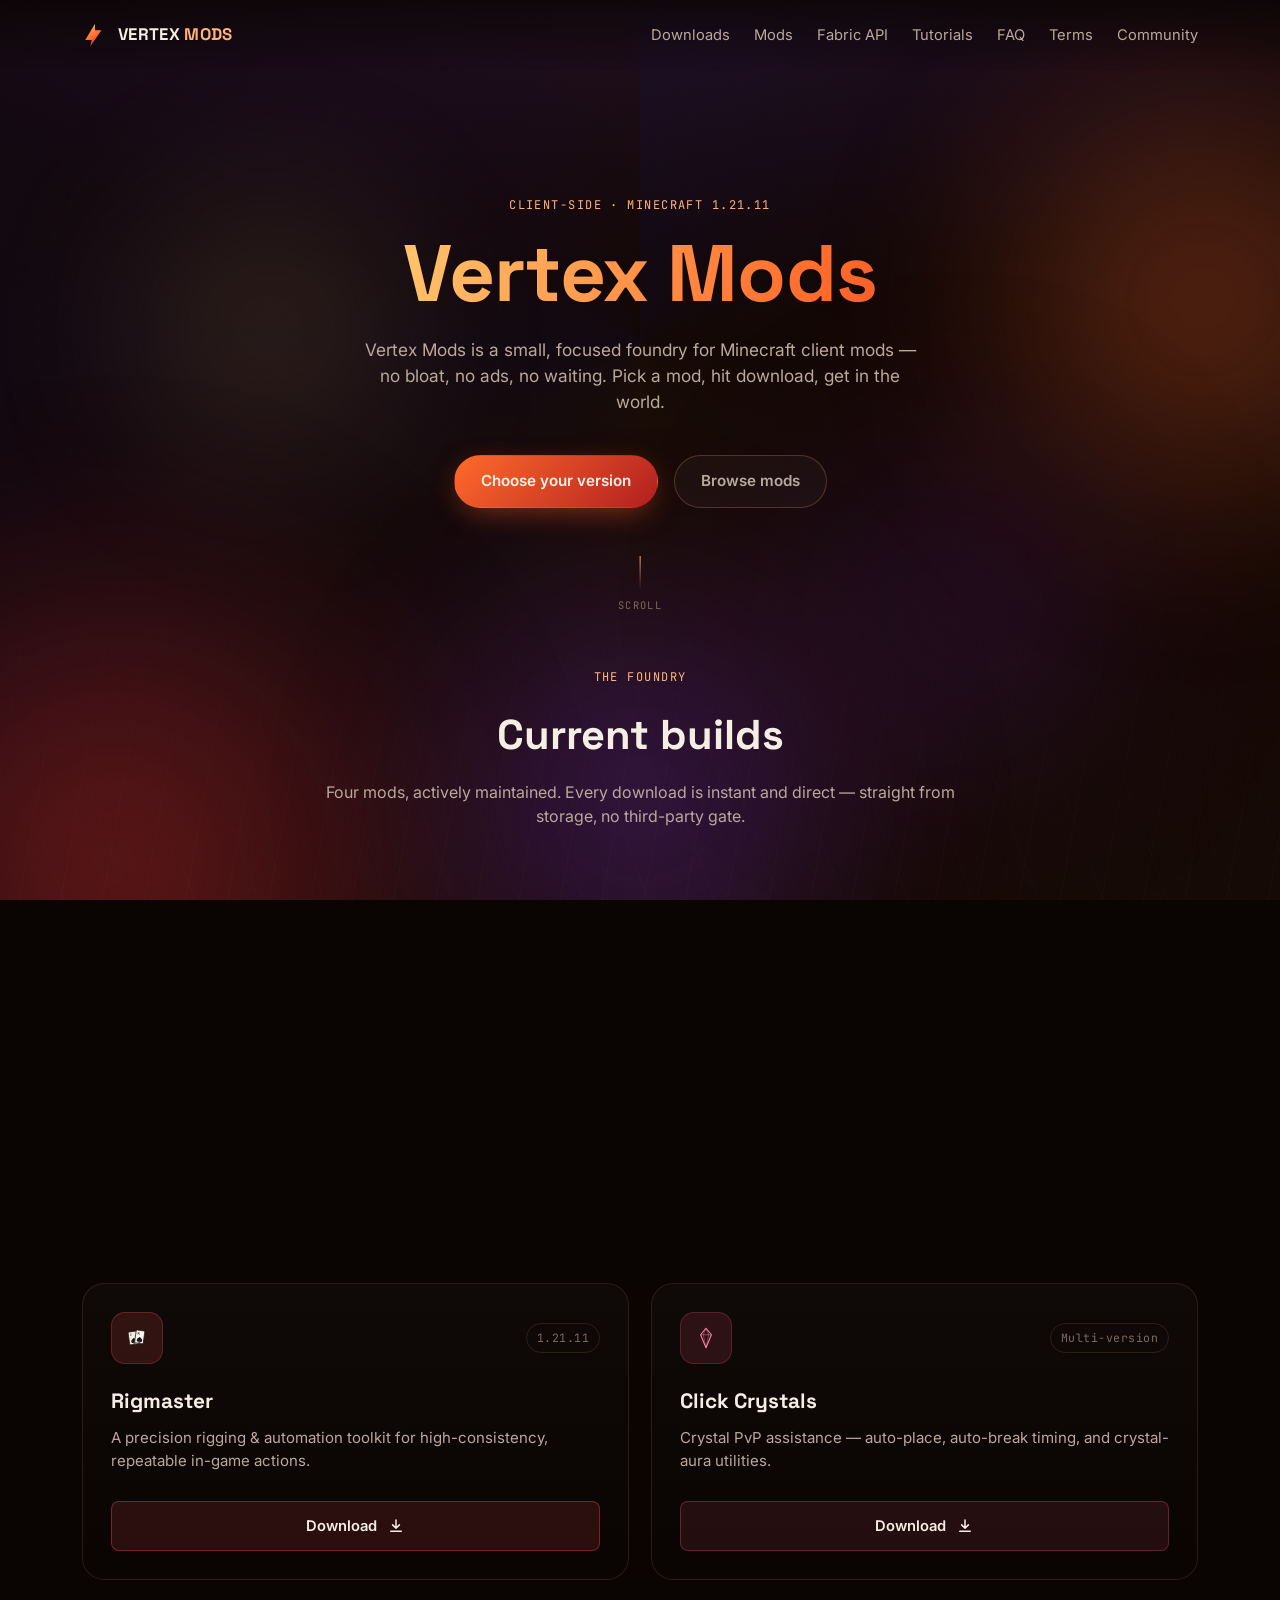
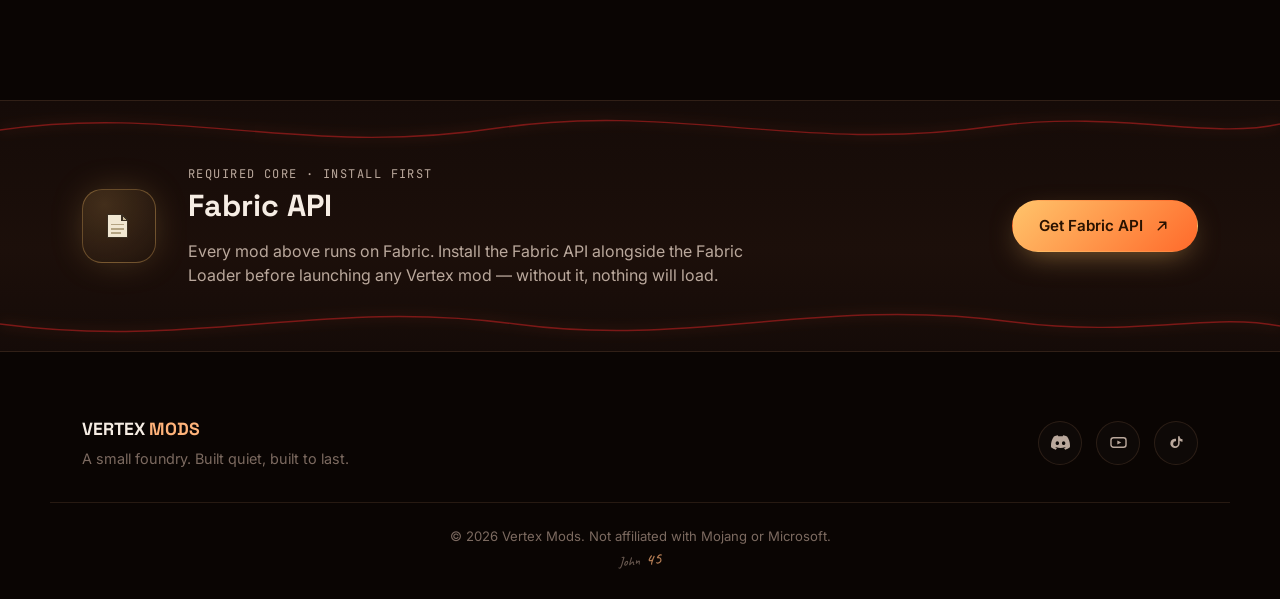
<file: index.html>
<!DOCTYPE html>
<html lang="en">
<head>
<meta charset="UTF-8">
<meta name="viewport" content="width=device-width, initial-scale=1.0">
<title>Vertex Mods — Minecraft Client Mods</title>
<meta name="description" content="Vertex Mods — premium Minecraft mod downloads. Meteor Client, Glazed Spoofer, Rigmaster, Click Crystals.">

<link rel="preconnect" href="https://fonts.googleapis.com">
<link rel="preconnect" href="https://fonts.gstatic.com" crossorigin>
<link href="https://fonts.googleapis.com/css2?family=Space+Grotesk:wght@400;500;600;700&family=Inter:wght@400;500;600;700&family=JetBrains+Mono:wght@500&family=Caveat:wght@500;600&display=swap" rel="stylesheet">

<link rel="stylesheet" href="styles.css">

<!-- Critical loading-screen CSS, inlined so it renders correctly the instant the page paints,
     even before styles.css has finished loading (this element is meant to disappear
     as everything else finishes, so it can't depend on the rest of the CSS arriving first). -->
<style>
  .load-screen{position:fixed;inset:0;z-index:999;display:flex;align-items:center;justify-content:center;background:radial-gradient(ellipse 120% 80% at 50% 40%,#1a0d1f 0%,#0a0503 60%);animation:load-screen-out 1.1s cubic-bezier(.22,.61,.36,1) forwards;}
  @keyframes load-screen-out{0%,55%{opacity:1;visibility:visible;}100%{opacity:0;visibility:hidden;pointer-events:none;}}
  .load-inner{display:flex;flex-direction:column;align-items:center;gap:20px;}
  .load-mark{width:44px;height:44px;display:block;animation:load-pulse .9s ease-in-out infinite;filter:drop-shadow(0 0 18px rgba(255,140,70,.55));}
  @keyframes load-pulse{0%,100%{transform:scale(1);opacity:.82;}50%{transform:scale(1.14);opacity:1;}}
  .load-text{margin:0;font-family:'Space Grotesk',system-ui,sans-serif;font-weight:700;font-size:.95rem;letter-spacing:.04em;color:#f6ede4;}
  .load-text em{font-style:normal;color:#ffb37a;}
  .load-bar{width:120px;height:4px;border-radius:999px;background:rgba(255,180,130,.14);overflow:hidden;}
  .load-bar span{display:block;height:100%;width:36%;border-radius:999px;background:linear-gradient(90deg,#ffc46b,#ff6a2b);animation:load-sweep .7s ease-in-out infinite;}
  @keyframes load-sweep{0%{transform:translateX(-120%);}100%{transform:translateX(300%);}}
  @media (prefers-reduced-motion: reduce){
    .load-screen{animation-duration:.01ms;animation-delay:0s;}
    .load-mark,.load-bar span{animation:none;}
  }
</style>
</head>
<body>

<!-- Loading screen -->
<div id="loadScreen" class="load-screen" aria-hidden="true">
  <div class="load-inner">
    <svg class="load-mark" width="44" height="44" viewBox="0 0 32 32" fill="none" xmlns="http://www.w3.org/2000/svg">
      <path d="M16 2L4 22h8l-2 8 14-20h-8l0-8z" fill="url(#loadGrad)"/>
      <defs>
        <linearGradient id="loadGrad" x1="4" y1="2" x2="24" y2="30" gradientUnits="userSpaceOnUse">
          <stop stop-color="#FFC46B"/>
          <stop offset="0.55" stop-color="#FF6A2B"/>
          <stop offset="1" stop-color="#B21F1F"/>
        </linearGradient>
      </defs>
    </svg>
    <p class="load-text">VERTEX <em>MODS</em></p>
    <div class="load-bar"><span></span></div>
  </div>
</div>

<!-- Ambient background -->
<div class="lava-bg" aria-hidden="true">
  <canvas id="emberCanvas"></canvas>
  <div class="glow glow-a" data-depth="0.02"></div>
  <div class="glow glow-b" data-depth="0.035"></div>
  <div class="glow glow-c" data-depth="0.015"></div>
  <div class="glow glow-d" data-depth="0.03"></div>
  <div class="glow glow-e" data-depth="0.045"></div>
  <div class="floor-cracks"></div>
  <div class="grain"></div>
</div>
<canvas id="sparkCanvas" aria-hidden="true"></canvas>

<!-- Nav -->
<header class="site-header">
  <div class="wrap header-inner">
    <a href="#top" class="brand">
      <svg class="brand-mark" viewBox="0 0 32 32" fill="none" xmlns="http://www.w3.org/2000/svg">
        <path d="M16 2L4 22h8l-2 8 14-20h-8l0-8z" fill="url(#brandGrad)"/>
        <defs>
          <linearGradient id="brandGrad" x1="4" y1="2" x2="24" y2="30" gradientUnits="userSpaceOnUse">
            <stop stop-color="#FFC46B"/>
            <stop offset="0.55" stop-color="#FF6A2B"/>
            <stop offset="1" stop-color="#B21F1F"/>
          </linearGradient>
        </defs>
      </svg>
      <span>VERTEX <em>MODS</em></span>
    </a>
    <nav class="main-nav" id="mainNav">
      <a href="downloads.html">Downloads</a>
      <a href="#mods">Mods</a>
      <a href="#fabric">Fabric API</a>
      <a href="tutorials.html">Tutorials</a>
      <a href="faq.html">FAQ</a>
      <a href="terms.html">Terms</a>
      <a href="#community">Community</a>
    </nav>
    <button class="nav-toggle" id="navToggle" type="button" aria-expanded="false" aria-controls="mainNav" aria-label="Toggle navigation menu">
      <span></span><span></span><span></span>
    </button>
  </div>
</header>

<main id="top">

  <!-- HERO -->
  <section class="hero">
    <div class="wrap hero-inner">
      <p class="eyebrow">Client-side · Minecraft 1.21.11</p>
      <h1 class="hero-title">
        <span class="molten-text">Vertex Mods</span>
      </h1>
      <p class="hero-sub">Vertex Mods is a small, focused foundry for Minecraft client mods —
        no bloat, no ads, no waiting. Pick a mod, hit download, get in the world.</p>
      <div class="hero-actions">
        <a href="downloads.html" class="btn btn-primary">
          <span>Choose your version</span>
        </a>
        <a href="#mods" class="btn btn-ghost">Browse mods</a>
      </div>
    </div>
    <div class="scroll-cue" aria-hidden="true">
      <span></span>
      <p>scroll</p>
    </div>
  </section>

  <!-- MODS -->
  <section id="mods" class="mods-section">
    <div class="wrap">
      <div class="section-head">
        <p class="eyebrow">The foundry</p>
        <h2>Current builds</h2>
        <p class="section-sub">Four mods, actively maintained. Every download is instant and direct — straight from storage, no third-party gate.</p>
      </div>

      <div class="mod-grid">

        <!-- Meteor Client -->
        <article class="mod-card" style="--accent:#8B5CF6; --accent-soft:#C4B5FD;">
          <div class="mod-card-top">
            <div class="mod-icon">
              <svg viewBox="0 0 48 48" fill="none" xmlns="http://www.w3.org/2000/svg">
                <polygon points="4,4 18.98,30.3 30.3,18.98" fill="#A78BFA" opacity="0.22"/>
                <polygon points="9,9 20.4,28.88 28.88,20.4" fill="url(#meteorTail)"/>
                <circle cx="31" cy="31" r="9" fill="url(#meteorHead)"/>
                <circle cx="28" cy="28" r="1.6" fill="#3B1264" opacity="0.55"/>
                <circle cx="34" cy="33" r="1.3" fill="#3B1264" opacity="0.5"/>
                <circle cx="33" cy="27" r="1" fill="#3B1264" opacity="0.4"/>
                <circle cx="29" cy="34" r="1" fill="#3B1264" opacity="0.4"/>
                <defs>
                  <linearGradient id="meteorTail" x1="9" y1="9" x2="28.88" y2="20.4" gradientUnits="userSpaceOnUse">
                    <stop stop-color="#DDD6FE"/>
                    <stop offset="1" stop-color="#7C3AED"/>
                  </linearGradient>
                  <linearGradient id="meteorHead" x1="24" y1="22" x2="38" y2="40" gradientUnits="userSpaceOnUse">
                    <stop stop-color="#DDD6FE"/>
                    <stop offset="0.5" stop-color="#A78BFA"/>
                    <stop offset="1" stop-color="#7C3AED"/>
                  </linearGradient>
                </defs>
              </svg>
            </div>
            <span class="mod-tag">1.21.11</span>
          </div>
          <h3>Meteor Client</h3>
          <p>A fast, extensible utility client — modules, HUD, and combat tools built for smooth, reliable performance.</p>
          <p class="mod-open-source"><span class="os-icon" aria-hidden="true"><svg viewBox="0 0 24 24" fill="none"><path d="M9 6l-5 6 5 6M15 6l5 6-5 6" stroke="currentColor" stroke-width="2" stroke-linecap="round" stroke-linejoin="round"/></svg></span> Open Source</p>
          <p class="mod-warning"><span class="warn-icon" aria-hidden="true">⚠</span> Glazed Spoofer Required</p>
          <a class="download-btn"
             href="https://drive.google.com/uc?export=download&id=1RMzQUQhiDYRKS0xuBY42j_QFdehZg5KE"
             data-mod="Meteor Client">
            <span class="dl-label">Download</span>
            <span class="dl-icon">
              <svg viewBox="0 0 24 24" fill="none"><path d="M12 4v11m0 0l-4.5-4.5M12 15l4.5-4.5M5 19h14" stroke="currentColor" stroke-width="2" stroke-linecap="round" stroke-linejoin="round"/></svg>
            </span>
            <span class="dl-check">
              <svg viewBox="0 0 24 24" fill="none"><path d="M4 12.5l5 5L20 6" stroke="currentColor" stroke-width="2.4" stroke-linecap="round" stroke-linejoin="round"/></svg>
            </span>
          </a>
        </article>

        <!-- Glazed Spoofer -->
        <article class="mod-card" style="--accent:#3B82F6; --accent-soft:#93C5FD;">
          <div class="mod-card-top">
            <div class="mod-icon">
              <svg viewBox="0 0 48 48" fill="none" xmlns="http://www.w3.org/2000/svg">
                <path fill-rule="evenodd" clip-rule="evenodd"
                  d="M24 8a16 16 0 1 1 0 32 16 16 0 0 1 0-32zm0 9.5a6.5 6.5 0 1 0 0 13 6.5 6.5 0 0 0 0-13z"
                  fill="url(#donutGlazeFull)"/>
                <path d="M11 17c2-6 7-9.6 12-9.6" stroke="#BFE0FF" stroke-width="2.4" stroke-linecap="round" opacity="0.5" fill="none"/>
                <circle cx="17" cy="15.5" r="1.1" fill="#fff" opacity="0.9"/>
                <circle cx="22" cy="12.6" r="1.1" fill="#fff" opacity="0.9"/>
                <circle cx="28" cy="12.2" r="1.1" fill="#fff" opacity="0.9"/>
                <circle cx="32.5" cy="15" r="1.1" fill="#fff" opacity="0.9"/>
                <circle cx="35.5" cy="20" r="1.1" fill="#fff" opacity="0.85"/>
                <circle cx="13.5" cy="21" r="1.1" fill="#fff" opacity="0.85"/>
                <circle cx="34" cy="30" r="1.1" fill="#fff" opacity="0.8"/>
                <circle cx="14" cy="30" r="1.1" fill="#fff" opacity="0.8"/>
                <circle cx="24" cy="35" r="1.1" fill="#fff" opacity="0.8"/>
                <defs>
                  <linearGradient id="donutGlazeFull" x1="8" y1="8" x2="40" y2="40" gradientUnits="userSpaceOnUse">
                    <stop stop-color="#7DD3FC"/>
                    <stop offset="0.5" stop-color="#3B82F6"/>
                    <stop offset="1" stop-color="#1D4ED8"/>
                  </linearGradient>
                </defs>
              </svg>
            </div>
            <span class="mod-tag">1.21.11</span>
          </div>
          <h3>Glazed Spoofer</h3>
          <p>Identity &amp; account spoofing utilities, sweetened with a clean interface. Quietly effective.</p>
          <p class="mod-open-source"><span class="os-icon" aria-hidden="true"><svg viewBox="0 0 24 24" fill="none"><path d="M9 6l-5 6 5 6M15 6l5 6-5 6" stroke="currentColor" stroke-width="2" stroke-linecap="round" stroke-linejoin="round"/></svg></span> Open Source</p>
          <p class="mod-warning"><span class="warn-icon" aria-hidden="true">⚠</span> Meteor Client Required</p>
          <a class="download-btn"
             href="https://drive.google.com/uc?export=download&id=1bz_4yasl8psfVGVjFgmHKtCRx3Q2ekTz"
             data-mod="Glazed Spoofer">
            <span class="dl-label">Download</span>
            <span class="dl-icon">
              <svg viewBox="0 0 24 24" fill="none"><path d="M12 4v11m0 0l-4.5-4.5M12 15l4.5-4.5M5 19h14" stroke="currentColor" stroke-width="2" stroke-linecap="round" stroke-linejoin="round"/></svg>
            </span>
            <span class="dl-check">
              <svg viewBox="0 0 24 24" fill="none"><path d="M4 12.5l5 5L20 6" stroke="currentColor" stroke-width="2.4" stroke-linecap="round" stroke-linejoin="round"/></svg>
            </span>
          </a>
        </article>

        <!-- Rigmaster -->
        <article class="mod-card" style="--accent:#E5484D; --accent-soft:#FF9B9E;">
          <div class="mod-card-top">
            <div class="mod-icon">
              <svg viewBox="0 0 48 48" fill="none" xmlns="http://www.w3.org/2000/svg">
                <g transform="rotate(-8 17 24)">
                  <rect x="9" y="12" width="16" height="24" rx="2.2" fill="#F4EEE4" stroke="#211d19" stroke-width="1.4"/>
                  <text x="11.6" y="19.6" font-family="Georgia, 'Times New Roman', serif" font-size="6.6" font-weight="700" fill="#1c1a18">J</text>
                  <path d="M17 24.3c-2.5 2.1-4.6 3.7-4.6 6a2.8 2.8 0 0 0 4.6 2.2v1.7h-2.1v.9h5.2v-.9h-2.1v-1.7a2.8 2.8 0 0 0 4.6-2.2c0-2.3-2.1-3.9-4.6-6z" fill="#1c1a18"/>
                </g>
                <g transform="rotate(8 29 22)">
                  <rect x="21" y="10" width="16" height="24" rx="2.2" fill="#FBF7EF" stroke="#211d19" stroke-width="1.4"/>
                  <text x="23.6" y="17.6" font-family="Georgia, 'Times New Roman', serif" font-size="6.6" font-weight="700" fill="#1c1a18">K</text>
                  <path d="M29 22.3c-2.5 2.1-4.6 3.7-4.6 6a2.8 2.8 0 0 0 4.6 2.2v1.7h-2.1v.9h5.2v-.9h-2.1v-1.7a2.8 2.8 0 0 0 4.6-2.2c0-2.3-2.1-3.9-4.6-6z" fill="#1c1a18"/>
                </g>
              </svg>
            </div>
            <span class="mod-tag">1.21.11</span>
          </div>
          <h3>Rigmaster</h3>
          <p>A precision rigging &amp; automation toolkit for high-consistency, repeatable in-game actions.</p>
          <a class="download-btn"
             href="https://drive.google.com/uc?export=download&id=1aXXJTbc_eR4K4F94ENiA501p1JN37n2L"
             data-mod="Rigmaster">
            <span class="dl-label">Download</span>
            <span class="dl-icon">
              <svg viewBox="0 0 24 24" fill="none"><path d="M12 4v11m0 0l-4.5-4.5M12 15l4.5-4.5M5 19h14" stroke="currentColor" stroke-width="2" stroke-linecap="round" stroke-linejoin="round"/></svg>
            </span>
            <span class="dl-check">
              <svg viewBox="0 0 24 24" fill="none"><path d="M4 12.5l5 5L20 6" stroke="currentColor" stroke-width="2.4" stroke-linecap="round" stroke-linejoin="round"/></svg>
            </span>
          </a>
        </article>

        <!-- Click Crystals -->
        <article class="mod-card" style="--accent:#C4415C; --accent-soft:#FF7FA6;">
          <div class="mod-card-top">
            <div class="mod-icon">
              <svg viewBox="0 0 48 48" fill="none" xmlns="http://www.w3.org/2000/svg">
                <path d="M24 6 L34 18 L24 42 L14 18 Z" stroke="currentColor" stroke-width="2" stroke-linejoin="round"/>
                <path d="M14 18 L34 18" stroke="currentColor" stroke-width="1.6" opacity="0.6"/>
                <path d="M24 6 L19 18 L24 42" stroke="currentColor" stroke-width="1.4" opacity="0.5"/>
                <path d="M24 6 L29 18 L24 42" stroke="currentColor" stroke-width="1.4" opacity="0.5"/>
              </svg>
            </div>
            <span class="mod-tag">Multi-version</span>
          </div>
          <h3>Click Crystals</h3>
          <p>Crystal PvP assistance — auto-place, auto-break timing, and crystal-aura utilities.</p>
          <a class="download-btn"
             href="https://drive.google.com/uc?export=download&id=11zYAjfl8hOhkn_fDtG-35Zm0q1Gp3rp0"
             data-mod="Click Crystals">
            <span class="dl-label">Download</span>
            <span class="dl-icon">
              <svg viewBox="0 0 24 24" fill="none"><path d="M12 4v11m0 0l-4.5-4.5M12 15l4.5-4.5M5 19h14" stroke="currentColor" stroke-width="2" stroke-linecap="round" stroke-linejoin="round"/></svg>
            </span>
            <span class="dl-check">
              <svg viewBox="0 0 24 24" fill="none"><path d="M4 12.5l5 5L20 6" stroke="currentColor" stroke-width="2.4" stroke-linecap="round" stroke-linejoin="round"/></svg>
            </span>
          </a>
        </article>

      </div>
    </div>
  </section>

  <!-- FABRIC API — required core, visually separated -->
  <section id="fabric" class="fabric-section">
    <svg class="seam seam-top" viewBox="0 0 1440 60" preserveAspectRatio="none" aria-hidden="true">
      <path class="seam-path seam-path-alt" d="M0,30 C 200,4 340,58 560,28 C 760,2 900,54 1120,26 C 1260,10 1360,40 1440,24" />
    </svg>
    <div class="wrap fabric-inner">
      <div class="fabric-icon">
        <svg viewBox="0 0 48 48" fill="none" xmlns="http://www.w3.org/2000/svg" shape-rendering="crispEdges">
          <path d="M8 8h20v8h8v24H8V8z" fill="#F1E7D2"/>
          <path d="M8 8h20v8h8v24H8V8z" stroke="#3A2F22" stroke-width="2" stroke-linejoin="round"/>
          <path d="M28 8l8 8h-8V8z" fill="#C9B896" stroke="#3A2F22" stroke-width="2" stroke-linejoin="round"/>
          <path d="M14 22h16M14 28h16M14 34h11" stroke="#B4A483" stroke-width="2.4" stroke-linecap="square"/>
        </svg>
      </div>
      <div class="fabric-copy">
        <p class="eyebrow eyebrow-alt">Required core · install first</p>
        <h2>Fabric API</h2>
        <p>Every mod above runs on Fabric. Install the Fabric API alongside the Fabric Loader before launching
          any Vertex mod — without it, nothing will load.</p>
      </div>
      <a class="btn btn-fabric" href="https://modrinth.com/mod/fabric-api" target="_blank" rel="noopener">
        <span>Get Fabric API</span>
        <svg viewBox="0 0 24 24" fill="none"><path d="M7 17L17 7M17 7H9M17 7v8" stroke="currentColor" stroke-width="2" stroke-linecap="round" stroke-linejoin="round"/></svg>
      </a>
    </div>
    <svg class="seam seam-bottom" viewBox="0 0 1440 60" preserveAspectRatio="none" aria-hidden="true">
      <path class="seam-path seam-path-alt" d="M0,32 C 220,58 360,6 580,32 C 780,56 920,4 1140,30 C 1280,46 1360,20 1440,34" />
    </svg>
  </section>

</main>

<!-- FOOTER -->
<footer id="community" class="site-footer">
  <div class="wrap footer-inner">
    <div class="footer-brand">
      <span class="brand-text">VERTEX <em>MODS</em></span>
      <p>A small foundry. Built quiet, built to last.</p>
    </div>

    <div class="footer-links">
      <a href="https://discord.gg/5D3f3wBtBu" target="_blank" rel="noopener" aria-label="Discord" class="social-link">
        <svg viewBox="0 0 127.14 96.36" fill="none" xmlns="http://www.w3.org/2000/svg">
          <path d="M107.7,8.07A105.15,105.15,0,0,0,81.47,0a72.06,72.06,0,0,0-3.36,6.83A97.68,97.68,0,0,0,49,6.83,72.37,72.37,0,0,0,45.64,0,105.89,105.89,0,0,0,19.39,8.09C2.79,32.65-1.71,56.6.54,80.21h0A105.73,105.73,0,0,0,32.71,96.36,77.7,77.7,0,0,0,39.6,85.25a68.42,68.42,0,0,1-10.85-5.18c.91-.66,1.8-1.34,2.66-2a75.57,75.57,0,0,0,64.32,0c.87.71,1.76,1.39,2.66,2a68.68,68.68,0,0,1-10.87,5.19,77,77,0,0,0,6.89,11.1A105.25,105.25,0,0,0,126.6,80.22h0C129.24,52.84,122.09,29.11,107.7,8.07ZM42.45,65.69C36.18,65.69,31,60,31,53s5-12.74,11.43-12.74S54,46,53.89,53,48.84,65.69,42.45,65.69Zm42.24,0C78.41,65.69,73.25,60,73.25,53s5-12.74,11.44-12.74S96.23,46,96.12,53,91.08,65.69,84.69,65.69Z" fill="currentColor"/>
        </svg>
      </a>
      <a href="https://www.youtube.com/@vertexmodsofficial" target="_blank" rel="noopener" aria-label="YouTube" class="social-link">
        <svg viewBox="0 0 24 24" fill="none"><rect x="2.5" y="6" width="19" height="12" rx="3.2" stroke="currentColor" stroke-width="1.8"/><path d="M10.5 9.5l5 2.5-5 2.5z" fill="currentColor"/></svg>
      </a>
      <a href="https://www.tiktok.com/@vertexmodsoffical" target="_blank" rel="noopener" aria-label="TikTok" class="social-link">
        <svg viewBox="0 0 24 24" fill="none"><path d="M14 4v9.6a3.1 3.1 0 1 1-2.6-3.06V7.4A5.9 5.9 0 1 0 16 13.2V9.9a6.4 6.4 0 0 0 3.6 1.1V7.9A3.9 3.9 0 0 1 16 4h-2z" fill="currentColor"/></svg>
      </a>
    </div>
  </div>
  <div class="wrap footer-bottom">
    <p>© <span id="year"></span> Vertex Mods. Not affiliated with Mojang or Microsoft.</p>
    <p class="footer-signature" aria-hidden="true">John <span class="sig-num">45</span></p>
  </div>
</footer>

<div class="toast" id="toast" role="status" aria-live="polite"></div>

<script src="script.js"></script>
</body>
</html>
</file>
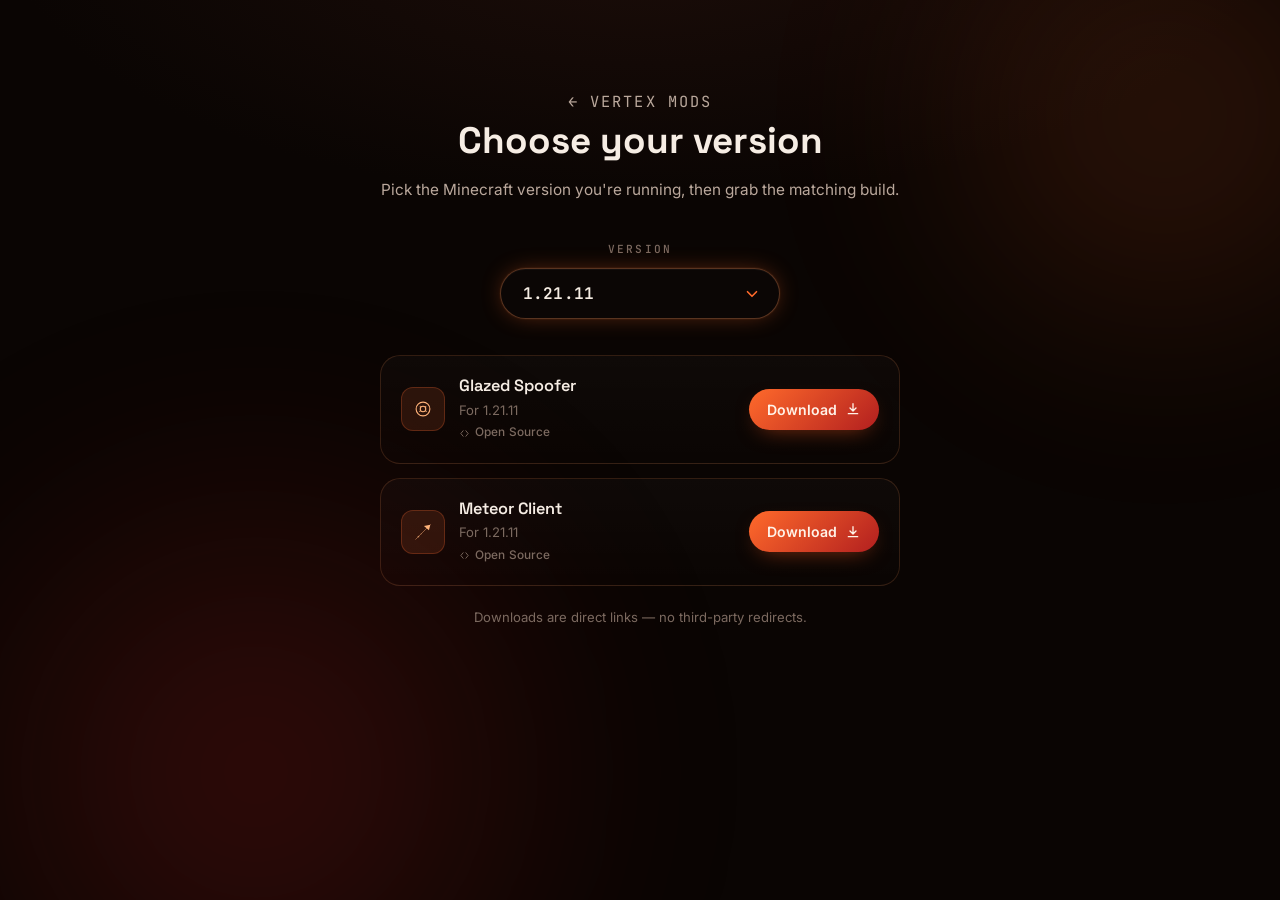
<file: downloads.html>
<!DOCTYPE html>
<html lang="en">
<head>
<meta charset="UTF-8">
<meta name="viewport" content="width=device-width, initial-scale=1.0">
<title>Vertex Mods — Downloads</title>
<meta name="description" content="Download Vertex Mods — pick your Minecraft version and grab the right build.">

<link rel="preconnect" href="https://fonts.googleapis.com">
<link rel="preconnect" href="https://fonts.gstatic.com" crossorigin>
<link href="https://fonts.googleapis.com/css2?family=Space+Grotesk:wght@500;600;700&family=Inter:wght@400;500;600;700&family=JetBrains+Mono:wght@500&display=swap" rel="stylesheet">

<style>
  :root{
    --bg:            #0a0503;
    --bg-elev:       #120907;
    --panel:         #0d0705;
    --pill-bg:       #0b0605;
    --ink:           #f6ede4;
    --ink-dim:       #baa89c;
    --ink-faint:     #7c6a60;

    --ember:         #ff6a2b;
    --ember-soft:    #ffb37a;
    --crimson:       #b21f1f;
    --gold:          #ffc46b;
    --ok:            #1eaa63;
    --ok-soft:       #3fd991;

    --line:          rgba(255,150,90,0.16);
    --line-strong:   rgba(255,150,90,0.32);

    --radius-l:      20px;
    --radius-m:      14px;
    --radius-pill:   999px;

    --ease:          cubic-bezier(.22,.61,.36,1);
    --font-display:  'Space Grotesk', system-ui, sans-serif;
    --font-body:     'Inter', system-ui, sans-serif;
    --font-mono:     'JetBrains Mono', monospace;
  }

  *,*::before,*::after{ box-sizing:border-box; }
  html,body{ height:100%; }
  body{
    margin:0;
    background:
      radial-gradient(ellipse 90% 55% at 50% -8%, #1c0d09 0%, var(--bg) 55%),
      var(--bg);
    color:var(--ink);
    font-family:var(--font-body);
    line-height:1.5;
    -webkit-font-smoothing:antialiased;
    display:flex;
    align-items:flex-start;
    justify-content:center;
    padding:min(10vh,90px) 20px 80px;
    overflow-x:hidden;
  }
  a{ color:inherit; text-decoration:none; }
  ::selection{ background:var(--ember); color:#1a0a04; }
  :focus-visible{
    outline:2px solid var(--ember-soft);
    outline-offset:3px;
    border-radius:6px;
  }

  /* faint ambient glow, purely decorative */
  body::before{
    content:'';
    position:fixed;
    inset:auto auto -20vw -10vw;
    width:60vw; height:60vw;
    background:radial-gradient(circle, var(--crimson) 0%, transparent 70%);
    opacity:0.28;
    filter:blur(100px);
    z-index:-1;
    pointer-events:none;
  }
  body::after{
    content:'';
    position:fixed;
    inset:-14vw -14vw auto auto;
    width:46vw; height:46vw;
    background:radial-gradient(circle, var(--ember) 0%, transparent 72%);
    opacity:0.18;
    filter:blur(100px);
    z-index:-1;
    pointer-events:none;
  }

  .page{
    width:100%;
    max-width:520px;
  }

  .page-head{
    text-align:center;
    margin-bottom:40px;
  }
  .eyebrow{
    font-family:var(--font-mono);
    font-size:0.72rem;
    letter-spacing:0.14em;
    text-transform:uppercase;
    color:var(--ember-soft);
    margin:0 0 12px;
  }
  .page-head h1{
    font-family:var(--font-display);
    font-weight:700;
    font-size:clamp(1.7rem, 4.5vw, 2.3rem);
    margin:0 0 10px;
  }
  .page-head p{
    color:var(--ink-dim);
    margin:0;
    font-size:0.96rem;
  }

  /* ============================================================
     Version selector
     ============================================================ */
  .version-block{
    position:relative;
    display:flex;
    flex-direction:column;
    align-items:center;
    margin-bottom:36px;
  }
  .version-label{
    font-family:var(--font-mono);
    font-size:0.7rem;
    font-weight:500;
    letter-spacing:0.18em;
    text-transform:uppercase;
    color:var(--ink-faint);
    margin:0 0 10px;
  }

  .version-pill{
    position:relative;
    display:flex;
    align-items:center;
    justify-content:space-between;
    gap:28px;
    width:100%;
    max-width:280px;
    padding:14px 18px 14px 22px;
    border-radius:var(--radius-pill);
    background:var(--pill-bg);
    border:1px solid var(--line-strong);
    box-shadow:
      0 0 0 1px rgba(255,110,50,0.05),
      0 0 24px -6px rgba(255,106,43,0.45),
      inset 0 1px 0 rgba(255,255,255,0.03);
    color:var(--ink);
    font-family:var(--font-body);
    font-weight:600;
    font-size:1rem;
    cursor:pointer;
    transition:border-color .25s var(--ease), box-shadow .3s var(--ease), transform .2s var(--ease);
  }
  .version-pill:hover{
    border-color:var(--ember-soft);
    box-shadow:
      0 0 0 1px rgba(255,110,50,0.08),
      0 0 32px -4px rgba(255,106,43,0.6),
      inset 0 1px 0 rgba(255,255,255,0.04);
  }
  .version-pill:active{ transform:scale(0.98); }
  .version-pill.is-open{
    border-color:var(--ember);
    box-shadow:
      0 0 0 1px rgba(255,110,50,0.12),
      0 0 36px -2px rgba(255,106,43,0.7),
      inset 0 1px 0 rgba(255,255,255,0.05);
  }

  .version-current{
    display:flex;
    align-items:baseline;
    gap:8px;
  }
  .version-current .v-number{
    font-family:var(--font-mono);
    letter-spacing:0.01em;
  }

  .chevron{
    flex-shrink:0;
    width:18px; height:18px;
    color:var(--ember);
    transition:transform .3s var(--ease);
  }
  .version-pill.is-open .chevron{
    transform:rotate(180deg);
  }

  .version-dropdown{
    position:absolute;
    top:calc(100% + 10px);
    left:50%;
    width:100%;
    max-width:280px;
    transform:translate(-50%, -8px) scale(0.96);
    background:var(--panel);
    border:1px solid var(--line-strong);
    border-radius:var(--radius-m);
    box-shadow:
      0 20px 50px -16px rgba(0,0,0,0.7),
      0 0 30px -10px rgba(255,106,43,0.35);
    padding:6px;
    opacity:0;
    visibility:hidden;
    pointer-events:none;
    transition:opacity .22s var(--ease), transform .22s var(--ease), visibility .22s;
    z-index:20;
  }
  .version-dropdown.is-open{
    opacity:1;
    visibility:visible;
    pointer-events:auto;
    transform:translate(-50%, 0) scale(1);
  }

  .version-option{
    display:flex;
    align-items:center;
    justify-content:space-between;
    width:100%;
    padding:11px 14px;
    border-radius:calc(var(--radius-m) - 4px);
    background:transparent;
    border:none;
    color:var(--ink-dim);
    font-family:var(--font-mono);
    font-size:0.92rem;
    text-align:left;
    cursor:pointer;
    transition:background .18s var(--ease), color .18s var(--ease);
  }
  .version-option:hover{
    background:rgba(255,110,50,0.1);
    color:var(--ink);
  }
  .version-option.is-selected{
    color:var(--ember-soft);
    background:rgba(255,110,50,0.08);
  }
  .version-option .check{
    width:16px; height:16px;
    color:var(--ember);
    opacity:0;
    transition:opacity .15s var(--ease);
  }
  .version-option.is-selected .check{ opacity:1; }

  /* ============================================================
     Download cards
     ============================================================ */
  .downloads{
    display:flex;
    flex-direction:column;
    gap:14px;
  }

  .download-card{
    display:flex;
    align-items:center;
    justify-content:space-between;
    gap:16px;
    padding:18px 20px;
    border-radius:var(--radius-l);
    background:linear-gradient(180deg, rgba(255,255,255,0.025), rgba(255,255,255,0.005));
    border:1px solid var(--line);
    transition:border-color .3s var(--ease), transform .3s var(--ease), box-shadow .3s var(--ease);
    animation:card-in .5s var(--ease) both;
  }
  .download-card:hover{
    border-color:var(--line-strong);
    transform:translateY(-2px);
    box-shadow:0 16px 40px -20px rgba(0,0,0,0.6);
  }

  @keyframes card-in{
    from{ opacity:0; transform:translateY(10px); }
    to{ opacity:1; transform:translateY(0); }
  }

  .download-info{
    display:flex;
    align-items:center;
    gap:14px;
    min-width:0;
  }
  .download-icon{
    flex-shrink:0;
    width:44px; height:44px;
    display:flex; align-items:center; justify-content:center;
    border-radius:12px;
    background:rgba(255,110,50,0.12);
    color:var(--ember-soft);
    box-shadow:inset 0 0 0 1px rgba(255,110,50,0.25);
  }
  .download-icon svg{ width:22px; height:22px; }

  .download-text h3{
    margin:0 0 2px;
    font-family:var(--font-display);
    font-size:1.02rem;
    font-weight:600;
  }
  .download-text p{
    margin:0;
    font-size:0.82rem;
    color:var(--ink-faint);
  }
  .oss-badge{
    display:inline-flex;
    align-items:center;
    gap:5px;
    margin-top:4px;
    padding:0 !important;
    background:none !important;
    border:none !important;
    box-shadow:none !important;
    font-size:0.74rem;
    font-weight:500;
    letter-spacing:0.01em;
    color:var(--ink-faint);
  }
  .oss-badge svg{ width:11px; height:11px; }

  .download-action{
    flex-shrink:0;
    display:inline-flex;
    align-items:center;
    gap:8px;
    padding:10px 18px;
    border-radius:var(--radius-pill);
    font-family:var(--font-body);
    font-weight:600;
    font-size:0.88rem;
    background:linear-gradient(135deg, var(--ember), var(--crimson));
    color:#fff2e8;
    box-shadow:0 8px 22px -10px rgba(255,90,30,0.55);
    transition:transform .2s var(--ease), box-shadow .2s var(--ease), background .2s var(--ease);
    white-space:nowrap;
  }
  .download-action:hover{
    transform:translateY(-2px);
    box-shadow:0 12px 28px -10px rgba(255,90,30,0.75);
  }
  .download-action svg{ width:16px; height:16px; }

  .download-action.is-disabled{
    background:rgba(255,255,255,0.04);
    color:var(--ink-faint);
    box-shadow:none;
    cursor:not-allowed;
    pointer-events:none;
  }

  .note{
    margin-top:22px;
    text-align:center;
    font-size:0.82rem;
    color:var(--ink-faint);
  }

  @media (max-width:480px){
    .download-card{
      flex-direction:column;
      align-items:flex-start;
    }
    .download-action{ width:100%; justify-content:center; }
  }

  /* ---------------- Loading screen ---------------- */
  .load-screen{position:fixed;inset:0;z-index:999;display:flex;align-items:center;justify-content:center;background:radial-gradient(ellipse 120% 80% at 50% 40%,#1a0d1f 0%,#0a0503 60%);animation:load-screen-out 1.1s cubic-bezier(.22,.61,.36,1) forwards;}
  @keyframes load-screen-out{0%,55%{opacity:1;visibility:visible;}100%{opacity:0;visibility:hidden;pointer-events:none;}}
  .load-inner{display:flex;flex-direction:column;align-items:center;gap:20px;}
  .load-mark{width:44px;height:44px;display:block;animation:load-pulse .9s ease-in-out infinite;filter:drop-shadow(0 0 18px rgba(255,140,70,.55));}
  @keyframes load-pulse{0%,100%{transform:scale(1);opacity:.82;}50%{transform:scale(1.14);opacity:1;}}
  .load-text{margin:0;font-family:'Space Grotesk',system-ui,sans-serif;font-weight:700;font-size:.95rem;letter-spacing:.04em;color:#f6ede4;}
  .load-text em{font-style:normal;color:#ffb37a;}
  .load-bar{width:120px;height:4px;border-radius:999px;background:rgba(255,180,130,.14);overflow:hidden;}
  .load-bar span{display:block;height:100%;width:36%;border-radius:999px;background:linear-gradient(90deg,#ffc46b,#ff6a2b);animation:load-sweep .7s ease-in-out infinite;}
  @keyframes load-sweep{0%{transform:translateX(-120%);}100%{transform:translateX(300%);}}
  @media (prefers-reduced-motion: reduce){
    .load-screen{animation-duration:.01ms;animation-delay:0s;}
    .load-mark,.load-bar span{animation:none;}
  }
</style>
</head>
<body>

<!-- Loading screen -->
<div id="loadScreen" class="load-screen" aria-hidden="true">
  <div class="load-inner">
    <svg class="load-mark" width="44" height="44" viewBox="0 0 32 32" fill="none" xmlns="http://www.w3.org/2000/svg">
      <path d="M16 2L4 22h8l-2 8 14-20h-8l0-8z" fill="url(#loadGrad)"/>
      <defs>
        <linearGradient id="loadGrad" x1="4" y1="2" x2="24" y2="30" gradientUnits="userSpaceOnUse">
          <stop stop-color="#FFC46B"/>
          <stop offset="0.55" stop-color="#FF6A2B"/>
          <stop offset="1" stop-color="#B21F1F"/>
        </linearGradient>
      </defs>
    </svg>
    <p class="load-text">VERTEX <em>MODS</em></p>
    <div class="load-bar"><span></span></div>
  </div>
</div>

<div class="page">

  <div class="page-head">
    <p class="eyebrow"><a href="index.html" style="color:inherit;">← Vertex Mods</a></p>
    <h1>Choose your version</h1>
    <p>Pick the Minecraft version you're running, then grab the matching build.</p>
  </div>

  <!-- VERSION SELECTOR -->
  <div class="version-block">
    <p class="version-label">Version</p>

    <button
      type="button"
      class="version-pill"
      id="versionPill"
      aria-haspopup="listbox"
      aria-expanded="false">
      <span class="version-current">
        <span class="v-number" id="currentVersion">1.21.11</span>
      </span>
      <svg class="chevron" viewBox="0 0 24 24" fill="none" aria-hidden="true">
        <path d="M6 9l6 6 6-6" stroke="currentColor" stroke-width="2.2" stroke-linecap="round" stroke-linejoin="round"/>
      </svg>
    </button>

    <div class="version-dropdown" id="versionDropdown" role="listbox" aria-label="Select version">
      <button type="button" class="version-option is-selected" role="option" aria-selected="true" data-version="1.21.11">
        <span>1.21.11</span>
        <svg class="check" viewBox="0 0 24 24" fill="none"><path d="M4 12.5l5 5L20 6" stroke="currentColor" stroke-width="2.4" stroke-linecap="round" stroke-linejoin="round"/></svg>
      </button>
      <button type="button" class="version-option" role="option" aria-selected="false" data-version="1.21.4">
        <span>1.21.4</span>
        <svg class="check" viewBox="0 0 24 24" fill="none"><path d="M4 12.5l5 5L20 6" stroke="currentColor" stroke-width="2.4" stroke-linecap="round" stroke-linejoin="round"/></svg>
      </button>
      <button type="button" class="version-option" role="option" aria-selected="false" data-version="26.1.2">
        <span>26.1.2</span>
        <svg class="check" viewBox="0 0 24 24" fill="none"><path d="M4 12.5l5 5L20 6" stroke="currentColor" stroke-width="2.4" stroke-linecap="round" stroke-linejoin="round"/></svg>
      </button>
    </div>
  </div>

  <!-- DOWNLOAD CARDS -->
  <div class="downloads">

    <div class="download-card">
      <div class="download-info">
        <div class="download-icon">
          <svg viewBox="0 0 48 48" fill="none" xmlns="http://www.w3.org/2000/svg">
            <circle cx="24" cy="24" r="15" stroke="currentColor" stroke-width="2.4"/>
            <circle cx="24" cy="24" r="6" stroke="currentColor" stroke-width="2.4"/>
            <circle cx="18" cy="18" r="1.3" fill="currentColor"/>
            <circle cx="30" cy="19" r="1.3" fill="currentColor"/>
            <circle cx="31" cy="29" r="1.3" fill="currentColor"/>
            <circle cx="17" cy="29" r="1.3" fill="currentColor"/>
          </svg>
        </div>
        <div class="download-text">
          <h3>Glazed Spoofer</h3>
          <p id="glazedMeta">For 1.21.11</p>
          <span class="oss-badge"><svg viewBox="0 0 24 24" fill="none"><path d="M9 6l-5 6 5 6M15 6l5 6-5 6" stroke="currentColor" stroke-width="2" stroke-linecap="round" stroke-linejoin="round"/></svg> Open Source</span>
        </div>
      </div>
      <a class="download-action" id="glazedBtn" href="#" data-mod="Glazed Spoofer">
        <span id="glazedLabel">Download</span>
        <svg viewBox="0 0 24 24" fill="none"><path d="M12 4v11m0 0l-4.5-4.5M12 15l4.5-4.5M5 19h14" stroke="currentColor" stroke-width="2" stroke-linecap="round" stroke-linejoin="round"/></svg>
      </a>
    </div>

    <div class="download-card">
      <div class="download-info">
        <div class="download-icon">
          <svg viewBox="0 0 48 48" fill="none" xmlns="http://www.w3.org/2000/svg">
            <path d="M8 40 L40 8" stroke="currentColor" stroke-width="2" stroke-linecap="round" opacity="0.5"/>
            <path d="M40 8 L26 11 L37 20 Z" fill="currentColor"/>
            <circle cx="14" cy="34" r="2" fill="currentColor" opacity="0.6"/>
            <circle cx="20" cy="28" r="1.4" fill="currentColor" opacity="0.4"/>
          </svg>
        </div>
        <div class="download-text">
          <h3>Meteor Client</h3>
          <p id="meteorMeta">For 1.21.11</p>
          <span class="oss-badge"><svg viewBox="0 0 24 24" fill="none"><path d="M9 6l-5 6 5 6M15 6l5 6-5 6" stroke="currentColor" stroke-width="2" stroke-linecap="round" stroke-linejoin="round"/></svg> Open Source</span>
        </div>
      </div>
      <a class="download-action" id="meteorBtn" href="#" data-mod="Meteor Client">
        <span id="meteorLabel">Download</span>
        <svg viewBox="0 0 24 24" fill="none"><path d="M12 4v11m0 0l-4.5-4.5M12 15l4.5-4.5M5 19h14" stroke="currentColor" stroke-width="2" stroke-linecap="round" stroke-linejoin="round"/></svg>
      </a>
    </div>

  </div>

  <p class="note">Downloads are direct links — no third-party redirects.</p>

</div>

<script>
(function(){
  "use strict";

  // ----------------------------------------------------------
  // Data: download links per version. `null` = not yet available.
  // ----------------------------------------------------------
  const VERSIONS = {
    "1.21.11": {
      glazed: "https://drive.google.com/uc?export=download&id=1bz_4yasl8psfVGVjFgmHKtCRx3Q2ekTz",
      meteor: "https://drive.google.com/uc?export=download&id=1RMzQUQhiDYRKS0xuBY42j_QFdehZg5KE"
    },
    "1.21.4": {
      glazed: "https://drive.google.com/uc?export=download&id=1M7OE42bwj79OCcnZneToAEacbNvRND6-",
      meteor: "https://drive.google.com/uc?export=download&id=1YRO8eEI4bwlq3WKF9J5ExbaQzMV_ZFCK"
    },
    "26.1.2": {
      glazed: "https://drive.google.com/uc?export=download&id=1WBCewxGEShjSPOQXJz-F7bfCKAK5tMKJ",
      meteor: "https://drive.google.com/uc?export=download&id=1LITAHJlJC2-2rNwuXVXX9HnN63jA2XA4"
    }
  };

  const DEFAULT_VERSION = "1.21.11";

  const pill         = document.getElementById('versionPill');
  const dropdown      = document.getElementById('versionDropdown');
  const currentLabel  = document.getElementById('currentVersion');
  const options        = Array.from(dropdown.querySelectorAll('.version-option'));

  const glazedBtn   = document.getElementById('glazedBtn');
  const glazedLabel = document.getElementById('glazedLabel');
  const glazedMeta  = document.getElementById('glazedMeta');

  const meteorBtn   = document.getElementById('meteorBtn');
  const meteorLabel = document.getElementById('meteorLabel');
  const meteorMeta  = document.getElementById('meteorMeta');

  function setDownload(btn, labelEl, metaEl, url, version){
    metaEl.textContent = `For ${version}`;
    if (url){
      btn.href = url;
      btn.removeAttribute('aria-disabled');
      btn.classList.remove('is-disabled');
      labelEl.textContent = 'Download';
    } else {
      btn.href = '#';
      btn.setAttribute('aria-disabled', 'true');
      btn.classList.add('is-disabled');
      labelEl.textContent = 'Coming soon';
    }
  }

  function applyVersion(version){
    const data = VERSIONS[version] || VERSIONS[DEFAULT_VERSION];
    currentLabel.textContent = version;

    options.forEach(opt => {
      const isSelected = opt.dataset.version === version;
      opt.classList.toggle('is-selected', isSelected);
      opt.setAttribute('aria-selected', isSelected ? 'true' : 'false');
    });

    setDownload(glazedBtn, glazedLabel, glazedMeta, data.glazed, version);
    setDownload(meteorBtn, meteorLabel, meteorMeta, data.meteor, version);
  }

  function openDropdown(){
    dropdown.classList.add('is-open');
    pill.classList.add('is-open');
    pill.setAttribute('aria-expanded', 'true');
  }

  function closeDropdown(){
    dropdown.classList.remove('is-open');
    pill.classList.remove('is-open');
    pill.setAttribute('aria-expanded', 'false');
  }

  pill.addEventListener('click', () => {
    const isOpen = dropdown.classList.contains('is-open');
    if (isOpen) closeDropdown(); else openDropdown();
  });

  options.forEach(opt => {
    opt.addEventListener('click', () => {
      applyVersion(opt.dataset.version);
      closeDropdown();
      pill.focus();
    });
  });

  document.addEventListener('click', (e) => {
    if (!e.target.closest('.version-block')){
      closeDropdown();
    }
  });

  document.addEventListener('keydown', (e) => {
    if (e.key === 'Escape') closeDropdown();
  });

  // disabled placeholder buttons shouldn't navigate
  [glazedBtn, meteorBtn].forEach(btn => {
    btn.addEventListener('click', (e) => {
      if (btn.classList.contains('is-disabled')){
        e.preventDefault();
      }
    });
  });

  // init
  applyVersion(DEFAULT_VERSION);
})();
</script>

</body>
</html>
</file>
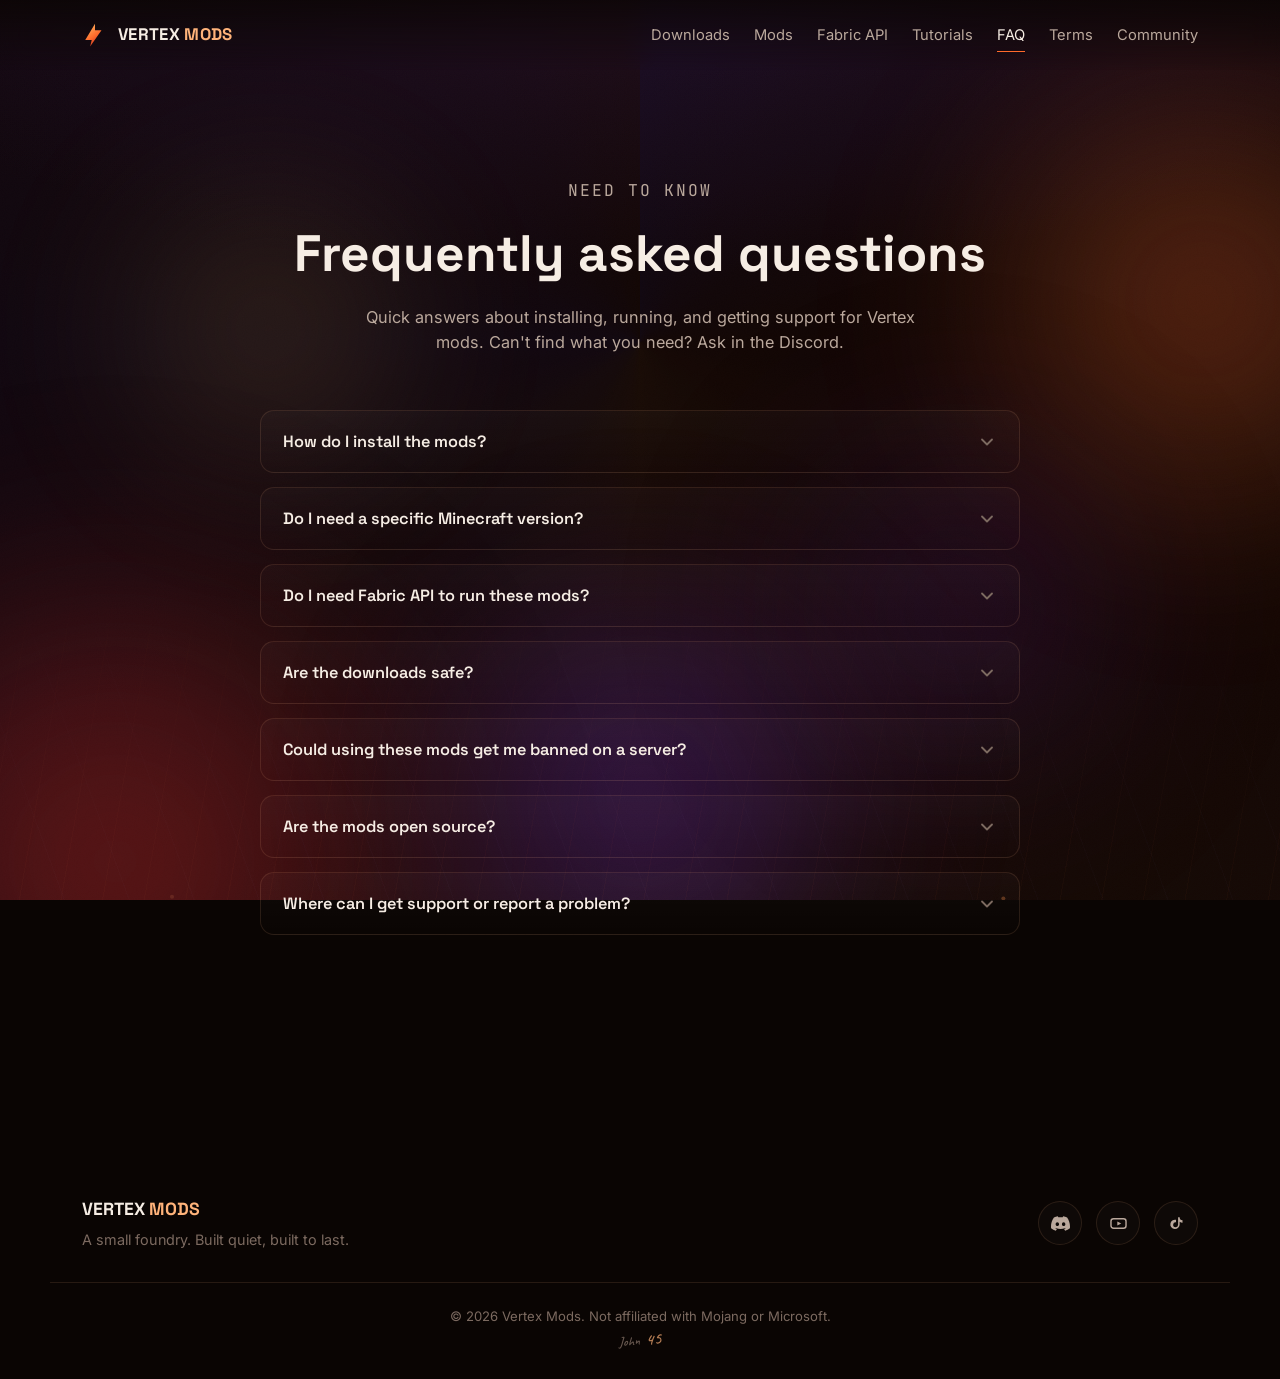
<file: faq.html>
<!DOCTYPE html>
<html lang="en">
<head>
<meta charset="UTF-8">
<meta name="viewport" content="width=device-width, initial-scale=1.0">
<title>FAQ — Vertex Mods</title>
<meta name="description" content="Frequently asked questions about installing and using Vertex Mods — Meteor Client, Glazed Spoofer, Rigmaster, Click Crystals.">

<link rel="preconnect" href="https://fonts.googleapis.com">
<link rel="preconnect" href="https://fonts.gstatic.com" crossorigin>
<link href="https://fonts.googleapis.com/css2?family=Space+Grotesk:wght@400;500;600;700&family=Inter:wght@400;500;600;700&family=JetBrains+Mono:wght@500&family=Caveat:wght@500;600&display=swap" rel="stylesheet">

<link rel="stylesheet" href="styles.css">

<!-- Critical loading-screen CSS, inlined so it renders correctly the instant the page paints,
     even before styles.css has finished loading (this element is meant to disappear
     as everything else finishes, so it can't depend on the rest of the CSS arriving first). -->
<style>
  .load-screen{position:fixed;inset:0;z-index:999;display:flex;align-items:center;justify-content:center;background:radial-gradient(ellipse 120% 80% at 50% 40%,#1a0d1f 0%,#0a0503 60%);animation:load-screen-out 1.1s cubic-bezier(.22,.61,.36,1) forwards;}
  @keyframes load-screen-out{0%,55%{opacity:1;visibility:visible;}100%{opacity:0;visibility:hidden;pointer-events:none;}}
  .load-inner{display:flex;flex-direction:column;align-items:center;gap:20px;}
  .load-mark{width:44px;height:44px;display:block;animation:load-pulse .9s ease-in-out infinite;filter:drop-shadow(0 0 18px rgba(255,140,70,.55));}
  @keyframes load-pulse{0%,100%{transform:scale(1);opacity:.82;}50%{transform:scale(1.14);opacity:1;}}
  .load-text{margin:0;font-family:'Space Grotesk',system-ui,sans-serif;font-weight:700;font-size:.95rem;letter-spacing:.04em;color:#f6ede4;}
  .load-text em{font-style:normal;color:#ffb37a;}
  .load-bar{width:120px;height:4px;border-radius:999px;background:rgba(255,180,130,.14);overflow:hidden;}
  .load-bar span{display:block;height:100%;width:36%;border-radius:999px;background:linear-gradient(90deg,#ffc46b,#ff6a2b);animation:load-sweep .7s ease-in-out infinite;}
  @keyframes load-sweep{0%{transform:translateX(-120%);}100%{transform:translateX(300%);}}
  @media (prefers-reduced-motion: reduce){
    .load-screen{animation-duration:.01ms;animation-delay:0s;}
    .load-mark,.load-bar span{animation:none;}
  }
</style>
</head>
<body>

<!-- Loading screen -->
<div id="loadScreen" class="load-screen" aria-hidden="true">
  <div class="load-inner">
    <svg class="load-mark" width="44" height="44" viewBox="0 0 32 32" fill="none" xmlns="http://www.w3.org/2000/svg">
      <path d="M16 2L4 22h8l-2 8 14-20h-8l0-8z" fill="url(#loadGrad)"/>
      <defs>
        <linearGradient id="loadGrad" x1="4" y1="2" x2="24" y2="30" gradientUnits="userSpaceOnUse">
          <stop stop-color="#FFC46B"/>
          <stop offset="0.55" stop-color="#FF6A2B"/>
          <stop offset="1" stop-color="#B21F1F"/>
        </linearGradient>
      </defs>
    </svg>
    <p class="load-text">VERTEX <em>MODS</em></p>
    <div class="load-bar"><span></span></div>
  </div>
</div>

<!-- Ambient background -->
<div class="lava-bg" aria-hidden="true">
  <canvas id="emberCanvas"></canvas>
  <div class="glow glow-a" data-depth="0.02"></div>
  <div class="glow glow-b" data-depth="0.035"></div>
  <div class="glow glow-c" data-depth="0.015"></div>
  <div class="glow glow-d" data-depth="0.03"></div>
  <div class="glow glow-e" data-depth="0.045"></div>
  <div class="floor-cracks"></div>
  <div class="grain"></div>
</div>
<canvas id="sparkCanvas" aria-hidden="true"></canvas>

<!-- Nav -->
<header class="site-header">
  <div class="wrap header-inner">
    <a href="index.html" class="brand">
      <svg class="brand-mark" viewBox="0 0 32 32" fill="none" xmlns="http://www.w3.org/2000/svg">
        <path d="M16 2L4 22h8l-2 8 14-20h-8l0-8z" fill="url(#brandGrad)"/>
        <defs>
          <linearGradient id="brandGrad" x1="4" y1="2" x2="24" y2="30" gradientUnits="userSpaceOnUse">
            <stop stop-color="#FFC46B"/>
            <stop offset="0.55" stop-color="#FF6A2B"/>
            <stop offset="1" stop-color="#B21F1F"/>
          </linearGradient>
        </defs>
      </svg>
      <span>VERTEX <em>MODS</em></span>
    </a>
    <nav class="main-nav" id="mainNav">
      <a href="downloads.html">Downloads</a>
      <a href="index.html#mods">Mods</a>
      <a href="index.html#fabric">Fabric API</a>
      <a href="tutorials.html">Tutorials</a>
      <a href="faq.html" class="is-active" aria-current="page">FAQ</a>
      <a href="terms.html">Terms</a>
      <a href="index.html#community">Community</a>
    </nav>
    <button class="nav-toggle" id="navToggle" type="button" aria-expanded="false" aria-controls="mainNav" aria-label="Toggle navigation menu">
      <span></span><span></span><span></span>
    </button>
  </div>
</header>

<main id="top">

  <!-- FAQ -->
  <section class="subpage-hero">
    <div class="wrap">
      <p class="eyebrow">Need to know</p>
      <h1>Frequently asked questions</h1>
      <p>Quick answers about installing, running, and getting support for Vertex mods. Can't find what you need? Ask in the Discord.</p>
    </div>
  </section>

  <section class="faq-section">
    <div class="wrap">
      <div class="faq-list">

        <div class="faq-item">
          <button class="faq-question" aria-expanded="false" aria-controls="faq-a-1" id="faq-q-1">
            <span>How do I install the mods?</span>
            <svg class="faq-chevron" viewBox="0 0 24 24" fill="none" aria-hidden="true"><path d="M6 9l6 6 6-6" stroke="currentColor" stroke-width="2.2" stroke-linecap="round" stroke-linejoin="round"/></svg>
          </button>
          <div class="faq-answer" id="faq-a-1" role="region" aria-labelledby="faq-q-1">
            <div class="faq-answer-inner">
              <p>Install Fabric Loader and the Fabric API first — see the Fabric API section on the homepage for a direct link. Then drop the downloaded <code>.jar</code> file into your <code>.minecraft/mods</code> folder and launch the Fabric profile from your launcher.</p>
            </div>
          </div>
        </div>

        <div class="faq-item">
          <button class="faq-question" aria-expanded="false" aria-controls="faq-a-2" id="faq-q-2">
            <span>Do I need a specific Minecraft version?</span>
            <svg class="faq-chevron" viewBox="0 0 24 24" fill="none" aria-hidden="true"><path d="M6 9l6 6 6-6" stroke="currentColor" stroke-width="2.2" stroke-linecap="round" stroke-linejoin="round"/></svg>
          </button>
          <div class="faq-answer" id="faq-a-2" role="region" aria-labelledby="faq-q-2">
            <div class="faq-answer-inner">
              <p>Every download currently targets Minecraft 1.21.11. Check the version tag on each mod card, and use the version selector on the Downloads page if a build for another version becomes available.</p>
            </div>
          </div>
        </div>

        <div class="faq-item">
          <button class="faq-question" aria-expanded="false" aria-controls="faq-a-3" id="faq-q-3">
            <span>Do I need Fabric API to run these mods?</span>
            <svg class="faq-chevron" viewBox="0 0 24 24" fill="none" aria-hidden="true"><path d="M6 9l6 6 6-6" stroke="currentColor" stroke-width="2.2" stroke-linecap="round" stroke-linejoin="round"/></svg>
          </button>
          <div class="faq-answer" id="faq-a-3" role="region" aria-labelledby="faq-q-3">
            <div class="faq-answer-inner">
              <p>Yes. Fabric API is a required core dependency for every mod listed here. Install it alongside Fabric Loader before launching any Vertex mod — without it, nothing will load.</p>
            </div>
          </div>
        </div>

        <div class="faq-item">
          <button class="faq-question" aria-expanded="false" aria-controls="faq-a-4" id="faq-q-4">
            <span>Are the downloads safe?</span>
            <svg class="faq-chevron" viewBox="0 0 24 24" fill="none" aria-hidden="true"><path d="M6 9l6 6 6-6" stroke="currentColor" stroke-width="2.2" stroke-linecap="round" stroke-linejoin="round"/></svg>
          </button>
          <div class="faq-answer" id="faq-a-4" role="region" aria-labelledby="faq-q-4">
            <div class="faq-answer-inner">
              <p>Every link on this site goes straight to the file itself — no installers, no bundlers, no third-party ad-gates. That said, always keep your launcher and antivirus up to date, and only ever download mods from a source you trust.</p>
            </div>
          </div>
        </div>

        <div class="faq-item">
          <button class="faq-question" aria-expanded="false" aria-controls="faq-a-5" id="faq-q-5">
            <span>Could using these mods get me banned on a server?</span>
            <svg class="faq-chevron" viewBox="0 0 24 24" fill="none" aria-hidden="true"><path d="M6 9l6 6 6-6" stroke="currentColor" stroke-width="2.2" stroke-linecap="round" stroke-linejoin="round"/></svg>
          </button>
          <div class="faq-answer" id="faq-a-5" role="region" aria-labelledby="faq-q-5">
            <div class="faq-answer-inner">
              <p>Possibly. Many multiplayer servers have their own rules around client modifications, and some anti-cheat systems flag utility or automation mods regardless of intent. Vertex doesn't control server-side rules or anti-cheat decisions — check what a server allows before connecting with any mod enabled.</p>
            </div>
          </div>
        </div>

        <div class="faq-item">
          <button class="faq-question" aria-expanded="false" aria-controls="faq-a-6" id="faq-q-6">
            <span>Are the mods open source?</span>
            <svg class="faq-chevron" viewBox="0 0 24 24" fill="none" aria-hidden="true"><path d="M6 9l6 6 6-6" stroke="currentColor" stroke-width="2.2" stroke-linecap="round" stroke-linejoin="round"/></svg>
          </button>
          <div class="faq-answer" id="faq-a-6" role="region" aria-labelledby="faq-q-6">
            <div class="faq-answer-inner">
              <p>Yes — every mod listed on Vertex Mods is open source. Source links and contribution details are shared in the Vertex Discord.</p>
            </div>
          </div>
        </div>

        <div class="faq-item">
          <button class="faq-question" aria-expanded="false" aria-controls="faq-a-7" id="faq-q-7">
            <span>Where can I get support or report a problem?</span>
            <svg class="faq-chevron" viewBox="0 0 24 24" fill="none" aria-hidden="true"><path d="M6 9l6 6 6-6" stroke="currentColor" stroke-width="2.2" stroke-linecap="round" stroke-linejoin="round"/></svg>
          </button>
          <div class="faq-answer" id="faq-a-7" role="region" aria-labelledby="faq-q-7">
            <div class="faq-answer-inner">
              <p>The <a href="https://discord.gg/5D3f3wBtBu" target="_blank" rel="noopener">Vertex Discord</a> is the best place for setup help, changelog notes, and reporting a broken link or bug.</p>
            </div>
          </div>
        </div>

        <div class="faq-item">
          <button class="faq-question" aria-expanded="false" aria-controls="faq-a-8" id="faq-q-8">
            <span>Will more mods be added?</span>
            <svg class="faq-chevron" viewBox="0 0 24 24" fill="none" aria-hidden="true"><path d="M6 9l6 6 6-6" stroke="currentColor" stroke-width="2.2" stroke-linecap="round" stroke-linejoin="round"/></svg>
          </button>
          <div class="faq-answer" id="faq-a-8" role="region" aria-labelledby="faq-q-8">
            <div class="faq-answer-inner">
              <p>Vertex Mods is actively maintained, and new builds get added when they're ready. Follow the Discord or the site's social links for updates.</p>
            </div>
          </div>
        </div>

      </div>
    </div>
  </section>

</main>

<!-- FOOTER -->
<footer id="community" class="site-footer">
  <div class="wrap footer-inner">
    <div class="footer-brand">
      <span class="brand-text">VERTEX <em>MODS</em></span>
      <p>A small foundry. Built quiet, built to last.</p>
    </div>

    <div class="footer-links">
      <a href="https://discord.gg/5D3f3wBtBu" target="_blank" rel="noopener" aria-label="Discord" class="social-link">
        <svg viewBox="0 0 127.14 96.36" fill="none" xmlns="http://www.w3.org/2000/svg">
          <path d="M107.7,8.07A105.15,105.15,0,0,0,81.47,0a72.06,72.06,0,0,0-3.36,6.83A97.68,97.68,0,0,0,49,6.83,72.37,72.37,0,0,0,45.64,0,105.89,105.89,0,0,0,19.39,8.09C2.79,32.65-1.71,56.6.54,80.21h0A105.73,105.73,0,0,0,32.71,96.36,77.7,77.7,0,0,0,39.6,85.25a68.42,68.42,0,0,1-10.85-5.18c.91-.66,1.8-1.34,2.66-2a75.57,75.57,0,0,0,64.32,0c.87.71,1.76,1.39,2.66,2a68.68,68.68,0,0,1-10.87,5.19,77,77,0,0,0,6.89,11.1A105.25,105.25,0,0,0,126.6,80.22h0C129.24,52.84,122.09,29.11,107.7,8.07ZM42.45,65.69C36.18,65.69,31,60,31,53s5-12.74,11.43-12.74S54,46,53.89,53,48.84,65.69,42.45,65.69Zm42.24,0C78.41,65.69,73.25,60,73.25,53s5-12.74,11.44-12.74S96.23,46,96.12,53,91.08,65.69,84.69,65.69Z" fill="currentColor"/>
        </svg>
      </a>
      <a href="https://www.youtube.com/@vertexmodsofficial" target="_blank" rel="noopener" aria-label="YouTube" class="social-link">
        <svg viewBox="0 0 24 24" fill="none"><rect x="2.5" y="6" width="19" height="12" rx="3.2" stroke="currentColor" stroke-width="1.8"/><path d="M10.5 9.5l5 2.5-5 2.5z" fill="currentColor"/></svg>
      </a>
      <a href="https://www.tiktok.com/@vertexmodsoffical" target="_blank" rel="noopener" aria-label="TikTok" class="social-link">
        <svg viewBox="0 0 24 24" fill="none"><path d="M14 4v9.6a3.1 3.1 0 1 1-2.6-3.06V7.4A5.9 5.9 0 1 0 16 13.2V9.9a6.4 6.4 0 0 0 3.6 1.1V7.9A3.9 3.9 0 0 1 16 4h-2z" fill="currentColor"/></svg>
      </a>
    </div>
  </div>
  <div class="wrap footer-bottom">
    <p>© <span id="year"></span> Vertex Mods. Not affiliated with Mojang or Microsoft.</p>
    <p class="footer-signature" aria-hidden="true">John <span class="sig-num">45</span></p>
  </div>
</footer>

<div class="toast" id="toast" role="status" aria-live="polite"></div>

<script src="script.js"></script>
</body>
</html>
</file>
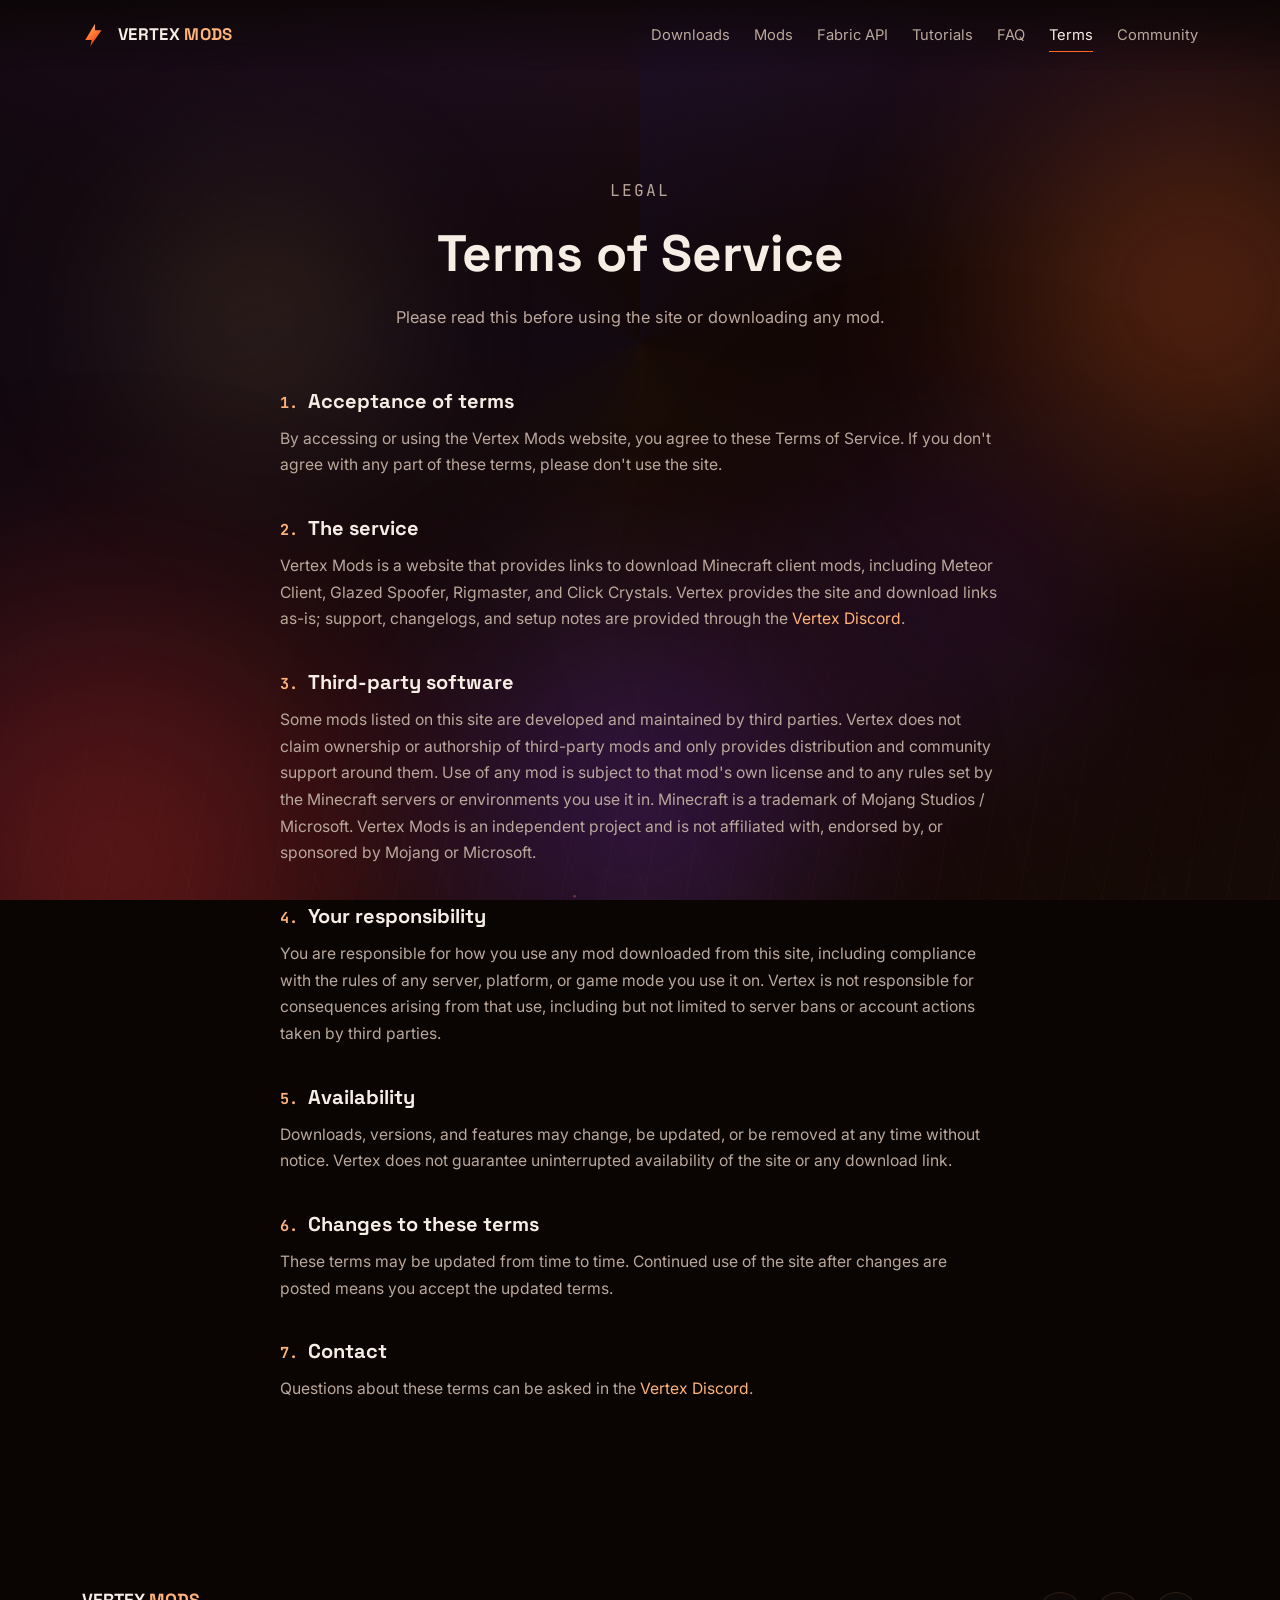
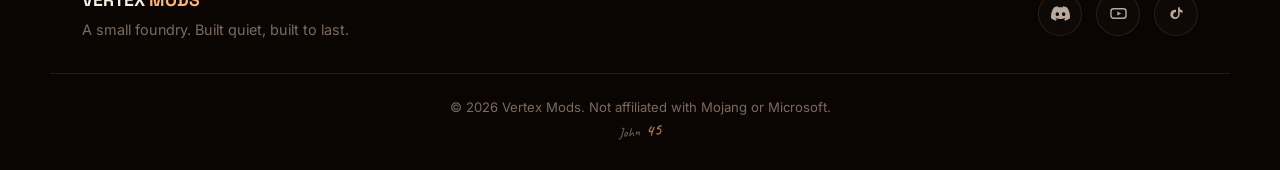
<file: terms.html>
<!DOCTYPE html>
<html lang="en">
<head>
<meta charset="UTF-8">
<meta name="viewport" content="width=device-width, initial-scale=1.0">
<title>Terms — Vertex Mods</title>
<meta name="description" content="Terms of Service for Vertex Mods.">

<link rel="preconnect" href="https://fonts.googleapis.com">
<link rel="preconnect" href="https://fonts.gstatic.com" crossorigin>
<link href="https://fonts.googleapis.com/css2?family=Space+Grotesk:wght@400;500;600;700&family=Inter:wght@400;500;600;700&family=JetBrains+Mono:wght@500&family=Caveat:wght@500;600&display=swap" rel="stylesheet">

<link rel="stylesheet" href="styles.css">

<!-- Critical loading-screen CSS, inlined so it renders correctly the instant the page paints,
     even before styles.css has finished loading (this element is meant to disappear
     as everything else finishes, so it can't depend on the rest of the CSS arriving first). -->
<style>
  .load-screen{position:fixed;inset:0;z-index:999;display:flex;align-items:center;justify-content:center;background:radial-gradient(ellipse 120% 80% at 50% 40%,#1a0d1f 0%,#0a0503 60%);animation:load-screen-out 1.1s cubic-bezier(.22,.61,.36,1) forwards;}
  @keyframes load-screen-out{0%,55%{opacity:1;visibility:visible;}100%{opacity:0;visibility:hidden;pointer-events:none;}}
  .load-inner{display:flex;flex-direction:column;align-items:center;gap:20px;}
  .load-mark{width:44px;height:44px;display:block;animation:load-pulse .9s ease-in-out infinite;filter:drop-shadow(0 0 18px rgba(255,140,70,.55));}
  @keyframes load-pulse{0%,100%{transform:scale(1);opacity:.82;}50%{transform:scale(1.14);opacity:1;}}
  .load-text{margin:0;font-family:'Space Grotesk',system-ui,sans-serif;font-weight:700;font-size:.95rem;letter-spacing:.04em;color:#f6ede4;}
  .load-text em{font-style:normal;color:#ffb37a;}
  .load-bar{width:120px;height:4px;border-radius:999px;background:rgba(255,180,130,.14);overflow:hidden;}
  .load-bar span{display:block;height:100%;width:36%;border-radius:999px;background:linear-gradient(90deg,#ffc46b,#ff6a2b);animation:load-sweep .7s ease-in-out infinite;}
  @keyframes load-sweep{0%{transform:translateX(-120%);}100%{transform:translateX(300%);}}
  @media (prefers-reduced-motion: reduce){
    .load-screen{animation-duration:.01ms;animation-delay:0s;}
    .load-mark,.load-bar span{animation:none;}
  }
</style>
</head>
<body>

<!-- Loading screen -->
<div id="loadScreen" class="load-screen" aria-hidden="true">
  <div class="load-inner">
    <svg class="load-mark" width="44" height="44" viewBox="0 0 32 32" fill="none" xmlns="http://www.w3.org/2000/svg">
      <path d="M16 2L4 22h8l-2 8 14-20h-8l0-8z" fill="url(#loadGrad)"/>
      <defs>
        <linearGradient id="loadGrad" x1="4" y1="2" x2="24" y2="30" gradientUnits="userSpaceOnUse">
          <stop stop-color="#FFC46B"/>
          <stop offset="0.55" stop-color="#FF6A2B"/>
          <stop offset="1" stop-color="#B21F1F"/>
        </linearGradient>
      </defs>
    </svg>
    <p class="load-text">VERTEX <em>MODS</em></p>
    <div class="load-bar"><span></span></div>
  </div>
</div>

<!-- Ambient background -->
<div class="lava-bg" aria-hidden="true">
  <canvas id="emberCanvas"></canvas>
  <div class="glow glow-a" data-depth="0.02"></div>
  <div class="glow glow-b" data-depth="0.035"></div>
  <div class="glow glow-c" data-depth="0.015"></div>
  <div class="glow glow-d" data-depth="0.03"></div>
  <div class="glow glow-e" data-depth="0.045"></div>
  <div class="floor-cracks"></div>
  <div class="grain"></div>
</div>
<canvas id="sparkCanvas" aria-hidden="true"></canvas>

<!-- Nav -->
<header class="site-header">
  <div class="wrap header-inner">
    <a href="index.html" class="brand">
      <svg class="brand-mark" viewBox="0 0 32 32" fill="none" xmlns="http://www.w3.org/2000/svg">
        <path d="M16 2L4 22h8l-2 8 14-20h-8l0-8z" fill="url(#brandGrad)"/>
        <defs>
          <linearGradient id="brandGrad" x1="4" y1="2" x2="24" y2="30" gradientUnits="userSpaceOnUse">
            <stop stop-color="#FFC46B"/>
            <stop offset="0.55" stop-color="#FF6A2B"/>
            <stop offset="1" stop-color="#B21F1F"/>
          </linearGradient>
        </defs>
      </svg>
      <span>VERTEX <em>MODS</em></span>
    </a>
    <nav class="main-nav" id="mainNav">
      <a href="downloads.html">Downloads</a>
      <a href="index.html#mods">Mods</a>
      <a href="index.html#fabric">Fabric API</a>
      <a href="tutorials.html">Tutorials</a>
      <a href="faq.html">FAQ</a>
      <a href="terms.html" class="is-active" aria-current="page">Terms</a>
      <a href="index.html#community">Community</a>
    </nav>
    <button class="nav-toggle" id="navToggle" type="button" aria-expanded="false" aria-controls="mainNav" aria-label="Toggle navigation menu">
      <span></span><span></span><span></span>
    </button>
  </div>
</header>

<main id="top">

  <!-- TERMS -->
  <section class="subpage-hero">
    <div class="wrap">
      <p class="eyebrow">Legal</p>
      <h1>Terms of Service</h1>
      <p>Please read this before using the site or downloading any mod.</p>
    </div>
  </section>

  <section class="terms-section">
    <div class="wrap">
      <div class="terms-list">

        <div class="terms-item">
          <h2><span class="terms-num">1.</span> Acceptance of terms</h2>
          <p>By accessing or using the Vertex Mods website, you agree to these Terms of Service. If you don't agree with any part of these terms, please don't use the site.</p>
        </div>

        <div class="terms-item">
          <h2><span class="terms-num">2.</span> The service</h2>
          <p>Vertex Mods is a website that provides links to download Minecraft client mods, including Meteor Client, Glazed Spoofer, Rigmaster, and Click Crystals. Vertex provides the site and download links as-is; support, changelogs, and setup notes are provided through the <a href="https://discord.gg/5D3f3wBtBu" target="_blank" rel="noopener">Vertex Discord</a>.</p>
        </div>

        <div class="terms-item">
          <h2><span class="terms-num">3.</span> Third-party software</h2>
          <p>Some mods listed on this site are developed and maintained by third parties. Vertex does not claim ownership or authorship of third-party mods and only provides distribution and community support around them. Use of any mod is subject to that mod's own license and to any rules set by the Minecraft servers or environments you use it in. Minecraft is a trademark of Mojang Studios / Microsoft. Vertex Mods is an independent project and is not affiliated with, endorsed by, or sponsored by Mojang or Microsoft.</p>
        </div>

        <div class="terms-item">
          <h2><span class="terms-num">4.</span> Your responsibility</h2>
          <p>You are responsible for how you use any mod downloaded from this site, including compliance with the rules of any server, platform, or game mode you use it on. Vertex is not responsible for consequences arising from that use, including but not limited to server bans or account actions taken by third parties.</p>
        </div>

        <div class="terms-item">
          <h2><span class="terms-num">5.</span> Availability</h2>
          <p>Downloads, versions, and features may change, be updated, or be removed at any time without notice. Vertex does not guarantee uninterrupted availability of the site or any download link.</p>
        </div>

        <div class="terms-item">
          <h2><span class="terms-num">6.</span> Changes to these terms</h2>
          <p>These terms may be updated from time to time. Continued use of the site after changes are posted means you accept the updated terms.</p>
        </div>

        <div class="terms-item">
          <h2><span class="terms-num">7.</span> Contact</h2>
          <p>Questions about these terms can be asked in the <a href="https://discord.gg/5D3f3wBtBu" target="_blank" rel="noopener">Vertex Discord</a>.</p>
        </div>

      </div>
    </div>
  </section>

</main>

<!-- FOOTER -->
<footer id="community" class="site-footer">
  <div class="wrap footer-inner">
    <div class="footer-brand">
      <span class="brand-text">VERTEX <em>MODS</em></span>
      <p>A small foundry. Built quiet, built to last.</p>
    </div>

    <div class="footer-links">
      <a href="https://discord.gg/5D3f3wBtBu" target="_blank" rel="noopener" aria-label="Discord" class="social-link">
        <svg viewBox="0 0 127.14 96.36" fill="none" xmlns="http://www.w3.org/2000/svg">
          <path d="M107.7,8.07A105.15,105.15,0,0,0,81.47,0a72.06,72.06,0,0,0-3.36,6.83A97.68,97.68,0,0,0,49,6.83,72.37,72.37,0,0,0,45.64,0,105.89,105.89,0,0,0,19.39,8.09C2.79,32.65-1.71,56.6.54,80.21h0A105.73,105.73,0,0,0,32.71,96.36,77.7,77.7,0,0,0,39.6,85.25a68.42,68.42,0,0,1-10.85-5.18c.91-.66,1.8-1.34,2.66-2a75.57,75.57,0,0,0,64.32,0c.87.71,1.76,1.39,2.66,2a68.68,68.68,0,0,1-10.87,5.19,77,77,0,0,0,6.89,11.1A105.25,105.25,0,0,0,126.6,80.22h0C129.24,52.84,122.09,29.11,107.7,8.07ZM42.45,65.69C36.18,65.69,31,60,31,53s5-12.74,11.43-12.74S54,46,53.89,53,48.84,65.69,42.45,65.69Zm42.24,0C78.41,65.69,73.25,60,73.25,53s5-12.74,11.44-12.74S96.23,46,96.12,53,91.08,65.69,84.69,65.69Z" fill="currentColor"/>
        </svg>
      </a>
      <a href="https://www.youtube.com/@vertexmodsofficial" target="_blank" rel="noopener" aria-label="YouTube" class="social-link">
        <svg viewBox="0 0 24 24" fill="none"><rect x="2.5" y="6" width="19" height="12" rx="3.2" stroke="currentColor" stroke-width="1.8"/><path d="M10.5 9.5l5 2.5-5 2.5z" fill="currentColor"/></svg>
      </a>
      <a href="https://www.tiktok.com/@vertexmodsoffical" target="_blank" rel="noopener" aria-label="TikTok" class="social-link">
        <svg viewBox="0 0 24 24" fill="none"><path d="M14 4v9.6a3.1 3.1 0 1 1-2.6-3.06V7.4A5.9 5.9 0 1 0 16 13.2V9.9a6.4 6.4 0 0 0 3.6 1.1V7.9A3.9 3.9 0 0 1 16 4h-2z" fill="currentColor"/></svg>
      </a>
    </div>
  </div>
  <div class="wrap footer-bottom">
    <p>© <span id="year"></span> Vertex Mods. Not affiliated with Mojang or Microsoft.</p>
    <p class="footer-signature" aria-hidden="true">John <span class="sig-num">45</span></p>
  </div>
</footer>

<div class="toast" id="toast" role="status" aria-live="polite"></div>

<script src="script.js"></script>
</body>
</html>
</file>
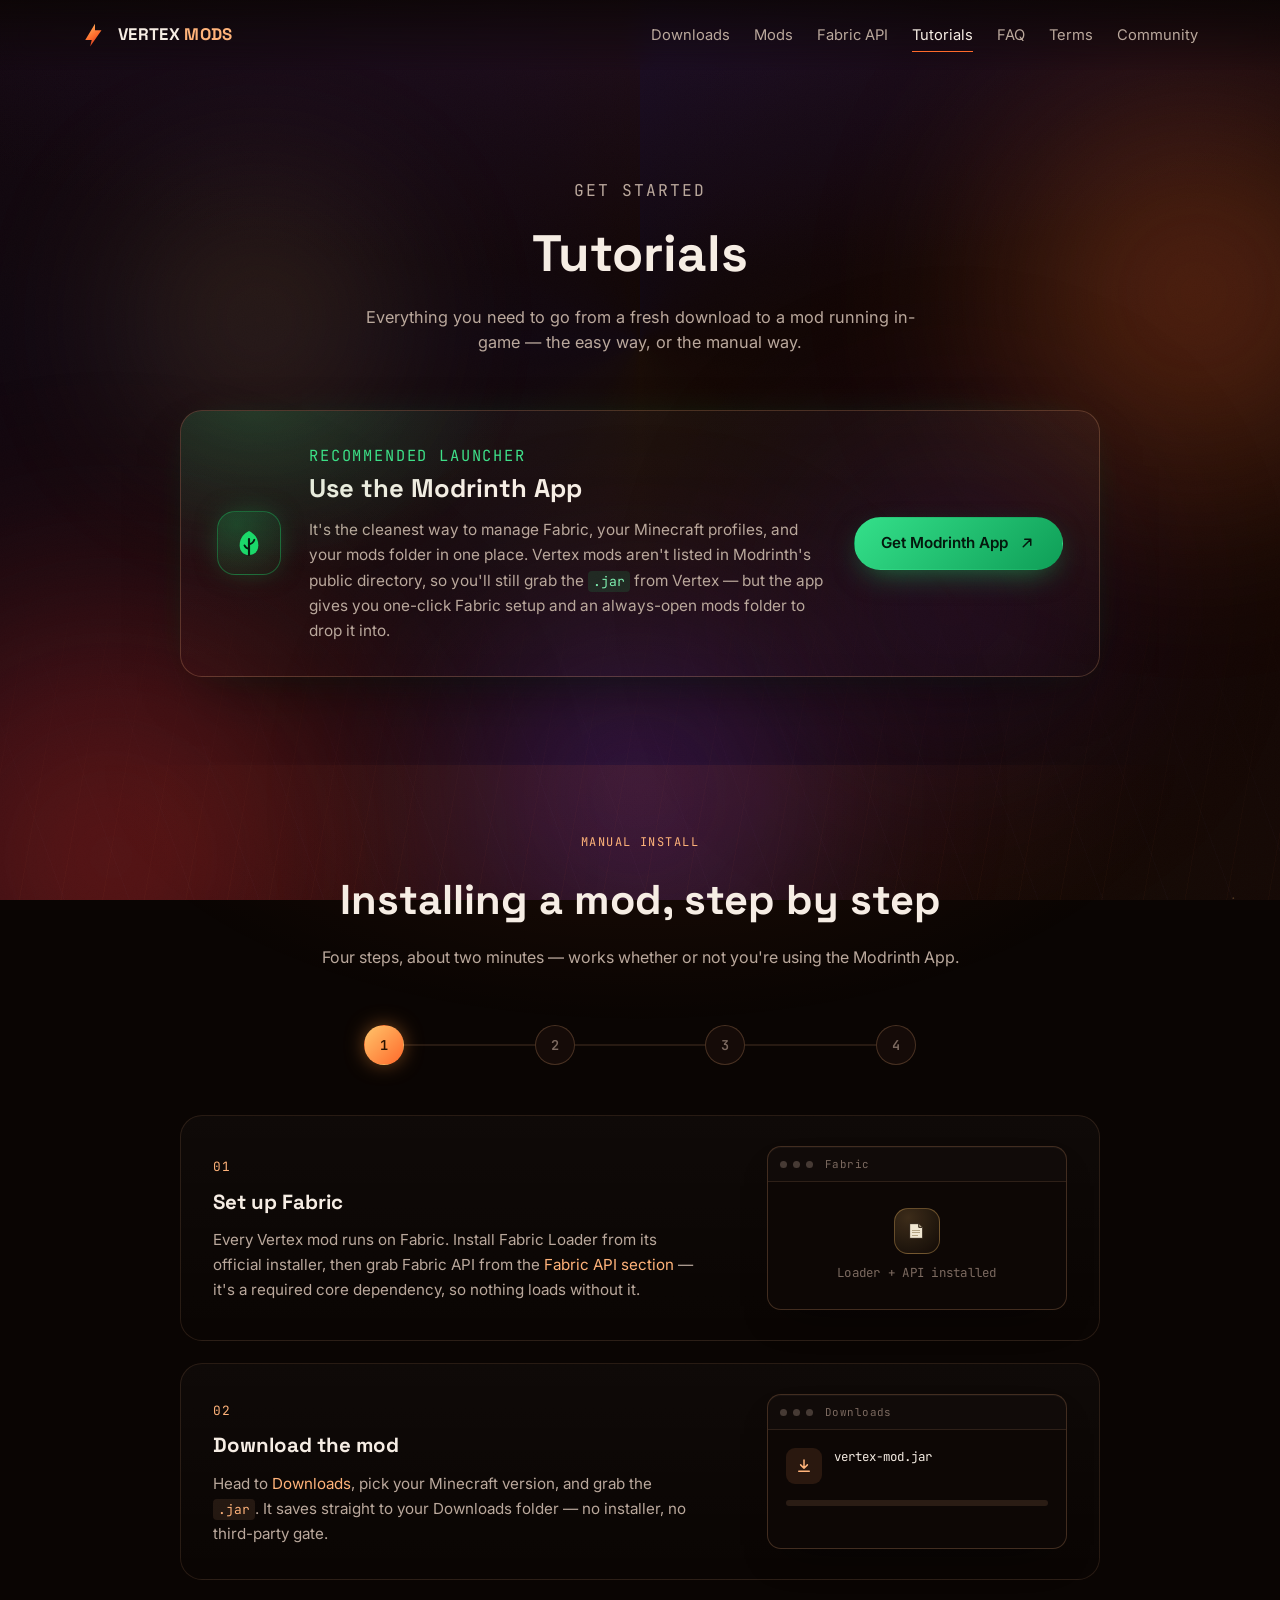
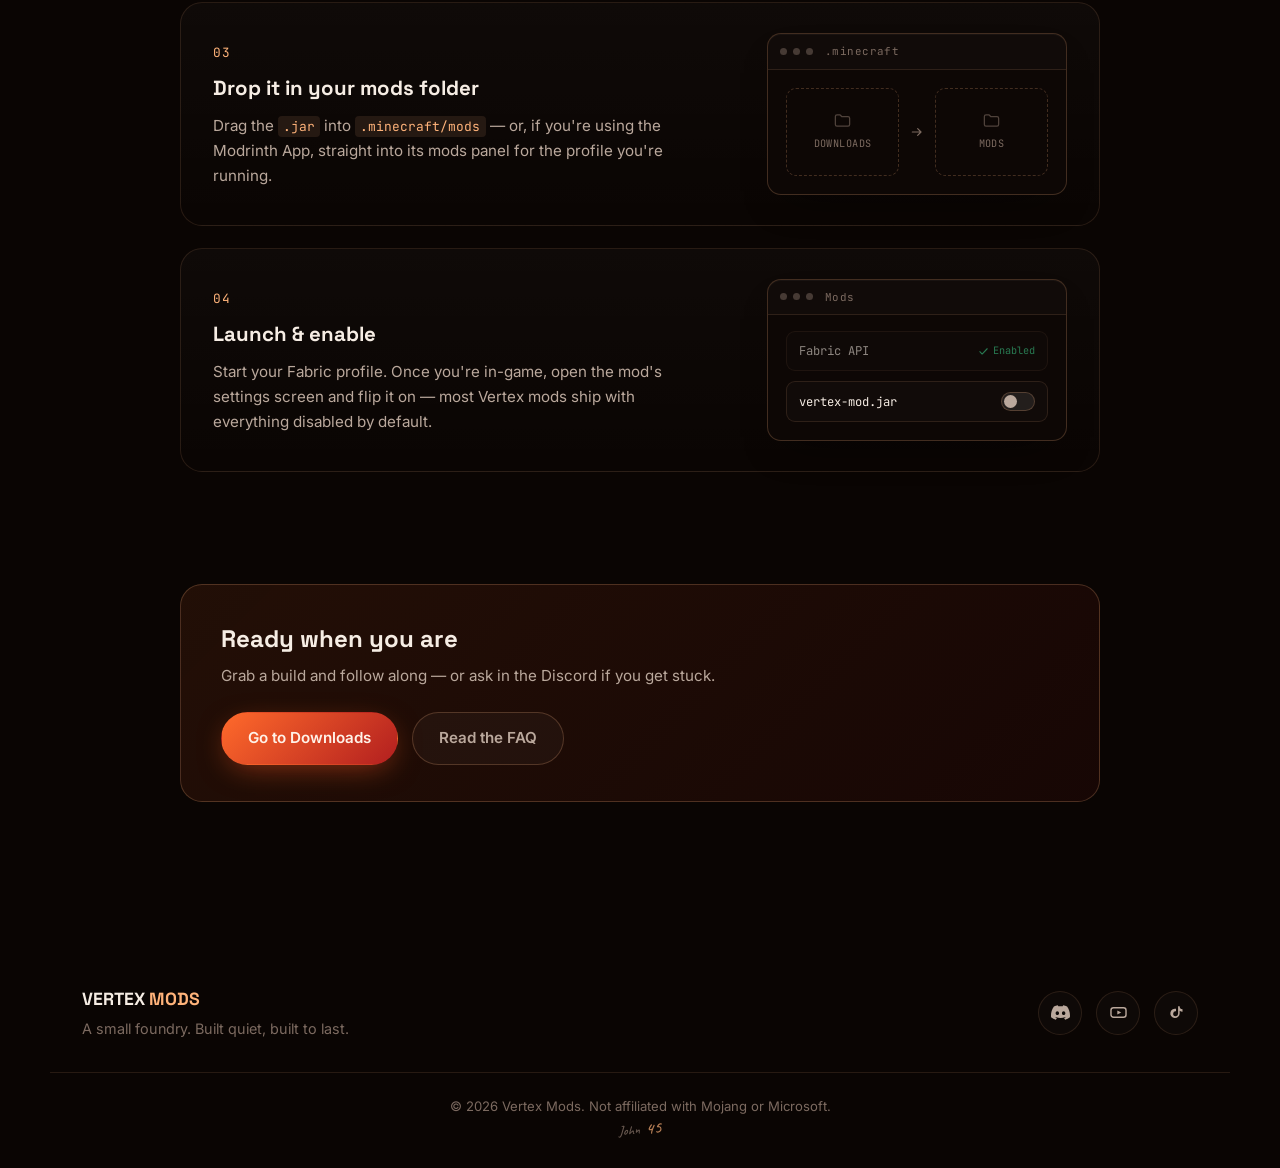
<file: tutorials.html>
<!DOCTYPE html>
<html lang="en">
<head>
<meta charset="UTF-8">
<meta name="viewport" content="width=device-width, initial-scale=1.0">
<title>Tutorials — Vertex Mods</title>
<meta name="description" content="Step-by-step tutorials for installing Vertex Mods, plus why the Modrinth App is the easiest way to manage them.">

<link rel="preconnect" href="https://fonts.googleapis.com">
<link rel="preconnect" href="https://fonts.gstatic.com" crossorigin>
<link href="https://fonts.googleapis.com/css2?family=Space+Grotesk:wght@400;500;600;700&family=Inter:wght@400;500;600;700&family=JetBrains+Mono:wght@500&family=Caveat:wght@500;600&display=swap" rel="stylesheet">

<link rel="stylesheet" href="styles.css">

<!-- Critical loading-screen CSS, inlined so it renders correctly the instant the page paints,
     even before styles.css has finished loading (this element is meant to disappear
     as everything else finishes, so it can't depend on the rest of the CSS arriving first). -->
<style>
  .load-screen{position:fixed;inset:0;z-index:999;display:flex;align-items:center;justify-content:center;background:radial-gradient(ellipse 120% 80% at 50% 40%,#1a0d1f 0%,#0a0503 60%);animation:load-screen-out 1.1s cubic-bezier(.22,.61,.36,1) forwards;}
  @keyframes load-screen-out{0%,55%{opacity:1;visibility:visible;}100%{opacity:0;visibility:hidden;pointer-events:none;}}
  .load-inner{display:flex;flex-direction:column;align-items:center;gap:20px;}
  .load-mark{width:44px;height:44px;display:block;animation:load-pulse .9s ease-in-out infinite;filter:drop-shadow(0 0 18px rgba(255,140,70,.55));}
  @keyframes load-pulse{0%,100%{transform:scale(1);opacity:.82;}50%{transform:scale(1.14);opacity:1;}}
  .load-text{margin:0;font-family:'Space Grotesk',system-ui,sans-serif;font-weight:700;font-size:.95rem;letter-spacing:.04em;color:#f6ede4;}
  .load-text em{font-style:normal;color:#ffb37a;}
  .load-bar{width:120px;height:4px;border-radius:999px;background:rgba(255,180,130,.14);overflow:hidden;}
  .load-bar span{display:block;height:100%;width:36%;border-radius:999px;background:linear-gradient(90deg,#ffc46b,#ff6a2b);animation:load-sweep .7s ease-in-out infinite;}
  @keyframes load-sweep{0%{transform:translateX(-120%);}100%{transform:translateX(300%);}}
  @media (prefers-reduced-motion: reduce){
    .load-screen{animation-duration:.01ms;animation-delay:0s;}
    .load-mark,.load-bar span{animation:none;}
  }
</style>
</head>
<body>

<!-- Loading screen -->
<div id="loadScreen" class="load-screen" aria-hidden="true">
  <div class="load-inner">
    <svg class="load-mark" width="44" height="44" viewBox="0 0 32 32" fill="none" xmlns="http://www.w3.org/2000/svg">
      <path d="M16 2L4 22h8l-2 8 14-20h-8l0-8z" fill="url(#loadGrad)"/>
      <defs>
        <linearGradient id="loadGrad" x1="4" y1="2" x2="24" y2="30" gradientUnits="userSpaceOnUse">
          <stop stop-color="#FFC46B"/>
          <stop offset="0.55" stop-color="#FF6A2B"/>
          <stop offset="1" stop-color="#B21F1F"/>
        </linearGradient>
      </defs>
    </svg>
    <p class="load-text">VERTEX <em>MODS</em></p>
    <div class="load-bar"><span></span></div>
  </div>
</div>

<!-- Ambient background -->
<div class="lava-bg" aria-hidden="true">
  <canvas id="emberCanvas"></canvas>
  <div class="glow glow-a" data-depth="0.02"></div>
  <div class="glow glow-b" data-depth="0.035"></div>
  <div class="glow glow-c" data-depth="0.015"></div>
  <div class="glow glow-d" data-depth="0.03"></div>
  <div class="glow glow-e" data-depth="0.045"></div>
  <div class="floor-cracks"></div>
  <div class="grain"></div>
</div>
<canvas id="sparkCanvas" aria-hidden="true"></canvas>

<!-- Nav -->
<header class="site-header">
  <div class="wrap header-inner">
    <a href="index.html" class="brand">
      <svg class="brand-mark" viewBox="0 0 32 32" fill="none" xmlns="http://www.w3.org/2000/svg">
        <path d="M16 2L4 22h8l-2 8 14-20h-8l0-8z" fill="url(#brandGrad)"/>
        <defs>
          <linearGradient id="brandGrad" x1="4" y1="2" x2="24" y2="30" gradientUnits="userSpaceOnUse">
            <stop stop-color="#FFC46B"/>
            <stop offset="0.55" stop-color="#FF6A2B"/>
            <stop offset="1" stop-color="#B21F1F"/>
          </linearGradient>
        </defs>
      </svg>
      <span>VERTEX <em>MODS</em></span>
    </a>
    <nav class="main-nav" id="mainNav">
      <a href="downloads.html">Downloads</a>
      <a href="index.html#mods">Mods</a>
      <a href="index.html#fabric">Fabric API</a>
      <a href="tutorials.html" class="is-active" aria-current="page">Tutorials</a>
      <a href="faq.html">FAQ</a>
      <a href="terms.html">Terms</a>
      <a href="index.html#community">Community</a>
    </nav>
    <button class="nav-toggle" id="navToggle" type="button" aria-expanded="false" aria-controls="mainNav" aria-label="Toggle navigation menu">
      <span></span><span></span><span></span>
    </button>
  </div>
</header>

<main id="top">

  <!-- TUTORIALS HERO -->
  <section class="subpage-hero">
    <div class="wrap">
      <p class="eyebrow">Get started</p>
      <h1>Tutorials</h1>
      <p>Everything you need to go from a fresh download to a mod running in-game — the easy way, or the manual way.</p>
    </div>
  </section>

  <!-- MODRINTH APP CALLOUT -->
  <section class="modrinth-section">
    <div class="wrap">
      <div class="modrinth-card">
        <div class="modrinth-icon">
          <a href="https://modrinth.com/app" target="_blank" rel="noopener" aria-label="Get the Modrinth App">
            <svg viewBox="0 0 24 24" fill="none" xmlns="http://www.w3.org/2000/svg">
              <path d="M12 21c-4.5 0-7-3.2-7-7.4C5 8 8.6 4.6 12 3c3.4 1.6 7 5 7 10.6 0 4.2-2.5 7.4-7 7.4z" fill="#1BD96A"/>
              <path d="M12 21V9" stroke="#04180d" stroke-width="1.6" stroke-linecap="round"/>
              <path d="M12 13c2-.3 3.4-1.6 4-3.4M12 16.4c-1.6-.2-2.8-1.2-3.4-2.6" stroke="#04180d" stroke-width="1.4" stroke-linecap="round"/>
            </svg>
          </a>
        </div>
        <div class="modrinth-copy">
          <p class="eyebrow eyebrow-alt">Recommended launcher</p>
          <h2>Use the Modrinth App</h2>
          <p>It's the cleanest way to manage Fabric, your Minecraft profiles, and your mods folder in one place. Vertex mods aren't listed in Modrinth's public directory, so you'll still grab the <code>.jar</code> from Vertex — but the app gives you one-click Fabric setup and an always-open mods folder to drop it into.</p>
        </div>
        <a class="btn btn-fabric modrinth-btn" href="https://modrinth.com/app" target="_blank" rel="noopener">
          <span>Get Modrinth App</span>
          <svg viewBox="0 0 24 24" fill="none"><path d="M7 17L17 7M17 7H9M17 7v8" stroke="currentColor" stroke-width="2" stroke-linecap="round" stroke-linejoin="round"/></svg>
        </a>
      </div>
    </div>
  </section>

  <!-- STEP-BY-STEP GUIDE -->
  <section class="tutorial-steps">
    <div class="wrap">
      <div class="section-head">
        <p class="eyebrow">Manual install</p>
        <h2>Installing a mod, step by step</h2>
        <p class="section-sub">Four steps, about two minutes — works whether or not you're using the Modrinth App.</p>
      </div>

      <div class="steps-rail" id="stepsRail" aria-hidden="true">
        <span class="rail-line"><span class="rail-fill" id="railFill"></span></span>
        <span class="rail-dot" data-step="1"><span>1</span></span>
        <span class="rail-dot" data-step="2"><span>2</span></span>
        <span class="rail-dot" data-step="3"><span>3</span></span>
        <span class="rail-dot" data-step="4"><span>4</span></span>
      </div>

      <div class="step-list">

        <!-- Step 1 — Fabric -->
        <article class="step-card" data-step="1">
          <div class="step-body">
            <span class="step-index">01</span>
            <h3>Set up Fabric</h3>
            <p>Every Vertex mod runs on Fabric. Install Fabric Loader from its official installer, then grab Fabric API from the <a href="index.html#fabric">Fabric API section</a> — it's a required core dependency, so nothing loads without it.</p>
          </div>
          <div class="step-demo demo-fabric">
            <div class="demo-titlebar"><span></span><span></span><span></span><span class="demo-label">Fabric</span></div>
            <div class="demo-body">
              <div class="fabric-badge">
                <svg viewBox="0 0 48 48" fill="none" xmlns="http://www.w3.org/2000/svg" shape-rendering="crispEdges">
                  <path d="M8 8h20v8h8v24H8V8z" fill="#F1E7D2"/>
                  <path d="M8 8h20v8h8v24H8V8z" stroke="#3A2F22" stroke-width="2" stroke-linejoin="round"/>
                  <path d="M28 8l8 8h-8V8z" fill="#C9B896" stroke="#3A2F22" stroke-width="2" stroke-linejoin="round"/>
                  <path d="M14 22h16M14 28h16M14 34h11" stroke="#B4A483" stroke-width="2.4" stroke-linecap="square"/>
                </svg>
              </div>
              <p>Loader + API installed</p>
            </div>
          </div>
        </article>

        <!-- Step 2 — Download -->
        <article class="step-card" data-step="2">
          <div class="step-body">
            <span class="step-index">02</span>
            <h3>Download the mod</h3>
            <p>Head to <a href="downloads.html">Downloads</a>, pick your Minecraft version, and grab the <code>.jar</code>. It saves straight to your Downloads folder — no installer, no third-party gate.</p>
          </div>
          <div class="step-demo demo-download">
            <div class="demo-titlebar"><span></span><span></span><span></span><span class="demo-label">Downloads</span></div>
            <div class="demo-body">
              <div class="dl-row">
                <div class="dl-icon-box">
                  <svg viewBox="0 0 24 24" fill="none"><path d="M12 4v11m0 0l-4.5-4.5M12 15l4.5-4.5M5 19h14" stroke="currentColor" stroke-width="2" stroke-linecap="round" stroke-linejoin="round"/></svg>
                </div>
                <div class="dl-meta">
                  <div class="dl-name">vertex-mod.jar</div>
                  <div class="dl-status">
                    <span class="status-progress">Downloading…</span>
                    <span class="status-done">Saved to Downloads</span>
                  </div>
                </div>
              </div>
              <div class="demo-progress-track"><div class="demo-progress-fill"></div></div>
              <div class="dl-check">
                <svg viewBox="0 0 24 24" fill="none"><path d="M4 12.5l5 5L20 6" stroke="currentColor" stroke-width="2.4" stroke-linecap="round" stroke-linejoin="round"/></svg>
              </div>
            </div>
          </div>
        </article>

        <!-- Step 3 — Drag into mods folder -->
        <article class="step-card" data-step="3">
          <div class="step-body">
            <span class="step-index">03</span>
            <h3>Drop it in your mods folder</h3>
            <p>Drag the <code>.jar</code> into <code>.minecraft/mods</code> — or, if you're using the Modrinth App, straight into its mods panel for the profile you're running.</p>
          </div>
          <div class="step-demo demo-dragdrop">
            <div class="demo-titlebar"><span></span><span></span><span></span><span class="demo-label">.minecraft</span></div>
            <div class="demo-body">
              <div class="dd-panel dd-source">
                <svg viewBox="0 0 24 24" fill="none"><path d="M3 7a2 2 0 0 1 2-2h4l2 2h8a2 2 0 0 1 2 2v8a2 2 0 0 1-2 2H5a2 2 0 0 1-2-2V7z" stroke="currentColor" stroke-width="1.6" stroke-linejoin="round"/></svg>
                <span>Downloads</span>
              </div>
              <span class="dd-arrow">
                <svg viewBox="0 0 24 24" fill="none"><path d="M5 12h13m0 0l-5-5m5 5l-5 5" stroke="currentColor" stroke-width="1.8" stroke-linecap="round" stroke-linejoin="round"/></svg>
              </span>
              <div class="dd-panel dd-target">
                <svg viewBox="0 0 24 24" fill="none"><path d="M3 7a2 2 0 0 1 2-2h4l2 2h8a2 2 0 0 1 2 2v8a2 2 0 0 1-2 2H5a2 2 0 0 1-2-2V7z" stroke="currentColor" stroke-width="1.6" stroke-linejoin="round"/></svg>
                <span>mods</span>
                <span class="dd-target-check">
                  <svg viewBox="0 0 24 24" fill="none"><path d="M4 12.5l5 5L20 6" stroke="currentColor" stroke-width="2.4" stroke-linecap="round" stroke-linejoin="round"/></svg>
                </span>
              </div>
              <div class="dd-chip">
                <svg viewBox="0 0 24 24" fill="none"><path d="M12 3l8 4.5v9L12 21l-8-4.5v-9L12 3z" stroke="currentColor" stroke-width="1.8" stroke-linejoin="round"/></svg>
                <span>vertex-mod.jar</span>
              </div>
            </div>
          </div>
        </article>

        <!-- Step 4 — Launch and enable -->
        <article class="step-card" data-step="4">
          <div class="step-body">
            <span class="step-index">04</span>
            <h3>Launch &amp; enable</h3>
            <p>Start your Fabric profile. Once you're in-game, open the mod's settings screen and flip it on — most Vertex mods ship with everything disabled by default.</p>
          </div>
          <div class="step-demo demo-install">
            <div class="demo-titlebar"><span></span><span></span><span></span><span class="demo-label">Mods</span></div>
            <div class="demo-body">
              <div class="install-row is-static">
                <span class="ir-name">Fabric API</span>
                <span class="ir-static-badge">
                  <svg viewBox="0 0 24 24" fill="none"><path d="M4 12.5l5 5L20 6" stroke="currentColor" stroke-width="2.4" stroke-linecap="round" stroke-linejoin="round"/></svg>
                  Enabled
                </span>
              </div>
              <div class="install-row">
                <div class="ir-name-wrap">
                  <span class="ir-name">vertex-mod.jar</span>
                  <span class="ir-badge">
                    <svg viewBox="0 0 24 24" fill="none"><path d="M4 12.5l5 5L20 6" stroke="currentColor" stroke-width="2.4" stroke-linecap="round" stroke-linejoin="round"/></svg>
                    Enabled
                  </span>
                </div>
                <div class="ir-toggle" aria-hidden="true"></div>
              </div>
            </div>
          </div>
        </article>

      </div>
    </div>
  </section>

  <!-- CLOSING CTA -->
  <section class="tutorial-cta">
    <div class="wrap tutorial-cta-inner">
      <div>
        <h2>Ready when you are</h2>
        <p>Grab a build and follow along — or ask in the Discord if you get stuck.</p>
      </div>
      <div class="tutorial-cta-actions">
        <a href="downloads.html" class="btn btn-primary">Go to Downloads</a>
        <a href="faq.html" class="btn btn-ghost">Read the FAQ</a>
      </div>
    </div>
  </section>

</main>

<!-- FOOTER -->
<footer id="community" class="site-footer">
  <div class="wrap footer-inner">
    <div class="footer-brand">
      <span class="brand-text">VERTEX <em>MODS</em></span>
      <p>A small foundry. Built quiet, built to last.</p>
    </div>

    <div class="footer-links">
      <a href="https://discord.gg/5D3f3wBtBu" target="_blank" rel="noopener" aria-label="Discord" class="social-link">
        <svg viewBox="0 0 127.14 96.36" fill="none" xmlns="http://www.w3.org/2000/svg">
          <path d="M107.7,8.07A105.15,105.15,0,0,0,81.47,0a72.06,72.06,0,0,0-3.36,6.83A97.68,97.68,0,0,0,49,6.83,72.37,72.37,0,0,0,45.64,0,105.89,105.89,0,0,0,19.39,8.09C2.79,32.65-1.71,56.6.54,80.21h0A105.73,105.73,0,0,0,32.71,96.36,77.7,77.7,0,0,0,39.6,85.25a68.42,68.42,0,0,1-10.85-5.18c.91-.66,1.8-1.34,2.66-2a75.57,75.57,0,0,0,64.32,0c.87.71,1.76,1.39,2.66,2a68.68,68.68,0,0,1-10.87,5.19,77,77,0,0,0,6.89,11.1A105.25,105.25,0,0,0,126.6,80.22h0C129.24,52.84,122.09,29.11,107.7,8.07ZM42.45,65.69C36.18,65.69,31,60,31,53s5-12.74,11.43-12.74S54,46,53.89,53,48.84,65.69,42.45,65.69Zm42.24,0C78.41,65.69,73.25,60,73.25,53s5-12.74,11.44-12.74S96.23,46,96.12,53,91.08,65.69,84.69,65.69Z" fill="currentColor"/>
        </svg>
      </a>
      <a href="https://www.youtube.com/@vertexmodsofficial" target="_blank" rel="noopener" aria-label="YouTube" class="social-link">
        <svg viewBox="0 0 24 24" fill="none"><rect x="2.5" y="6" width="19" height="12" rx="3.2" stroke="currentColor" stroke-width="1.8"/><path d="M10.5 9.5l5 2.5-5 2.5z" fill="currentColor"/></svg>
      </a>
      <a href="https://www.tiktok.com/@vertexmodsoffical" target="_blank" rel="noopener" aria-label="TikTok" class="social-link">
        <svg viewBox="0 0 24 24" fill="none"><path d="M14 4v9.6a3.1 3.1 0 1 1-2.6-3.06V7.4A5.9 5.9 0 1 0 16 13.2V9.9a6.4 6.4 0 0 0 3.6 1.1V7.9A3.9 3.9 0 0 1 16 4h-2z" fill="currentColor"/></svg>
      </a>
    </div>
  </div>
  <div class="wrap footer-bottom">
    <p>© <span id="year"></span> Vertex Mods. Not affiliated with Mojang or Microsoft.</p>
    <p class="footer-signature" aria-hidden="true">John <span class="sig-num">45</span></p>
  </div>
</footer>

<div class="toast" id="toast" role="status" aria-live="polite"></div>

<script src="script.js"></script>
<script>
(function(){
  "use strict";

  // Play the demo-window animations only while a step is actually in view.
  var demos = document.querySelectorAll('.step-demo');
  if ('IntersectionObserver' in window){
    var demoObserver = new IntersectionObserver(function(entries){
      entries.forEach(function(entry){
        entry.target.classList.toggle('is-visible', entry.isIntersecting);
      });
    }, { threshold: 0.35 });
    demos.forEach(function(d){ demoObserver.observe(d); });
  } else {
    demos.forEach(function(d){ d.classList.add('is-visible'); });
  }

  // Step progress rail — highlights the step currently in view.
  var cards = Array.from(document.querySelectorAll('.step-card'));
  var rail  = document.getElementById('stepsRail');
  if (rail && cards.length){
    var dots = Array.from(rail.querySelectorAll('.rail-dot'));
    var fill = document.getElementById('railFill');

    var setStep = function(n){
      dots.forEach(function(dot){
        var s = Number(dot.dataset.step);
        dot.classList.toggle('is-active', s === n);
        dot.classList.toggle('is-done', s < n);
      });
      if (fill && dots.length > 1){
        fill.style.width = (((n - 1) / (dots.length - 1)) * 100) + '%';
      }
    };

    if ('IntersectionObserver' in window){
      var cardObserver = new IntersectionObserver(function(entries){
        entries.forEach(function(entry){
          if (entry.isIntersecting){ setStep(Number(entry.target.dataset.step)); }
        });
      }, { threshold: 0.5, rootMargin: '-15% 0px -35% 0px' });
      cards.forEach(function(c){ cardObserver.observe(c); });
    }

    setStep(1);
  }
})();
</script>

</body>
</html>
</file>
<file: styles.css>
/* ============================================================
   VERTEX MODS — design tokens
   ============================================================ */
:root{
  --bg:            #0a0503;
  --bg-elev:       #150b08;
  --bg-elev-2:     #1c0f0a;
  --ink:           #f6ede4;
  --ink-dim:       #baa89c;
  --ink-faint:     #7c6a60;

  --ember:         #ff6a2b;
  --ember-soft:    #ffb37a;
  --crimson:       #b21f1f;
  --crimson-deep:  #6e1414;
  --gold:          #ffc46b;
  --violet:        #6d28d9;
  --violet-soft:   #a78bfa;
  --violet-deep:   #3b1264;

  --ok:            #1eaa63;
  --ok-soft:       #3fd991;

  --line:          rgba(255,180,130,0.12);
  --line-strong:   rgba(255,180,130,0.22);

  --radius-l:      22px;
  --radius-m:      14px;
  --radius-s:      8px;

  --ease:          cubic-bezier(.22,.61,.36,1);

  --font-display:  'Space Grotesk', system-ui, sans-serif;
  --font-body:     'Inter', system-ui, sans-serif;
  --font-mono:     'JetBrains Mono', monospace;
}

*,*::before,*::after{ box-sizing:border-box; }
html{ scroll-behavior:smooth; }
body{
  margin:0;
  background:var(--bg);
  color:var(--ink);
  font-family:var(--font-body);
  line-height:1.5;
  -webkit-font-smoothing:antialiased;
  overflow-x:hidden;
}
img,svg{ display:block; max-width:100%; }
a{ color:inherit; text-decoration:none; }
.wrap{
  max-width:1180px;
  margin:0 auto;
  padding:0 32px;
}
::selection{ background:var(--ember); color:#1a0a04; }

:focus-visible{
  outline:2px solid var(--ember-soft);
  outline-offset:3px;
  border-radius:4px;
}

@media (prefers-reduced-motion: reduce){
  *,*::before,*::after{
    animation-duration:0.01ms !important;
    animation-iteration-count:1 !important;
    transition-duration:0.01ms !important;
    scroll-behavior:auto !important;
  }
}

/* ============================================================
   Loading screen
   ============================================================ */
.load-screen{
  position:fixed; inset:0; z-index:999;
  display:flex; align-items:center; justify-content:center;
  background:
    radial-gradient(ellipse 120% 80% at 50% 40%, #1a0d1f 0%, var(--bg) 60%);
  animation:load-screen-out 1.1s var(--ease) forwards;
}
@keyframes load-screen-out{
  0%,55%{ opacity:1; visibility:visible; }
  100%{ opacity:0; visibility:hidden; pointer-events:none; }
}
.load-inner{
  display:flex; flex-direction:column; align-items:center; gap:20px;
}
.load-mark{
  width:44px; height:44px;
  animation:load-pulse 0.9s ease-in-out infinite;
  filter:drop-shadow(0 0 18px rgba(255,140,70,0.55));
}
@keyframes load-pulse{
  0%,100%{ transform:scale(1); opacity:0.82; }
  50%{ transform:scale(1.14); opacity:1; }
}
.load-text{
  margin:0;
  font-family:var(--font-display);
  font-weight:700;
  font-size:0.95rem;
  letter-spacing:0.04em;
  color:var(--ink);
}
.load-text em{ font-style:normal; color:var(--ember-soft); }
.load-bar{
  width:120px; height:4px;
  border-radius:999px;
  background:rgba(255,180,130,0.14);
  overflow:hidden;
}
.load-bar span{
  display:block; height:100%; width:36%;
  border-radius:999px;
  background:linear-gradient(90deg, var(--gold), var(--ember));
  animation:load-sweep 0.7s ease-in-out infinite;
}
@keyframes load-sweep{
  0%{ transform:translateX(-120%); }
  100%{ transform:translateX(300%); }
}
@media (prefers-reduced-motion: reduce){
  .load-screen{ animation-duration:.01ms; animation-delay:0s; }
  .load-mark, .load-bar span{ animation:none; }
}

/* ============================================================
   Ambient lava background
   ============================================================ */
.lava-bg{
  position:fixed;
  inset:0;
  z-index:-1;
  overflow:hidden;
  background:
    radial-gradient(ellipse 130% 70% at 50% -6%, #1a0d1f 0%, var(--bg) 52%);
}
/* slow hue/brightness breathing across the whole scene */
.lava-bg::after{
  content:'';
  position:absolute; inset:-10%;
  background:conic-gradient(from 0deg at 50% 40%,
    rgba(109,40,217,0.10),
    rgba(178,31,31,0.08) 25%,
    rgba(255,106,43,0.10) 50%,
    rgba(109,40,217,0.10) 75%,
    rgba(178,31,31,0.08) 100%);
  animation:atmosphere-spin 90s linear infinite;
  mix-blend-mode:screen;
  opacity:0.6;
}
@keyframes atmosphere-spin{
  0%{ transform:rotate(0deg); }
  100%{ transform:rotate(360deg); }
}

#emberCanvas{
  position:absolute; inset:0;
  width:100%; height:100%;
  opacity:0.6;
  mix-blend-mode:screen;
}

#sparkCanvas{
  position:fixed; inset:0;
  width:100%; height:100%;
  z-index:40;
  pointer-events:none;
  mix-blend-mode:screen;
}

.glow{
  position:absolute;
  border-radius:50%;
  filter:blur(90px);
  opacity:0.55;
  will-change:transform;
}
.glow-a{
  width:58vw; height:58vw;
  left:-20vw; bottom:-26vw;
  background:radial-gradient(circle, var(--crimson) 0%, transparent 70%);
  animation:drift-a 24s ease-in-out infinite;
}
.glow-b{
  width:44vw; height:44vw;
  right:-16vw; top:2vh;
  background:radial-gradient(circle, var(--ember) 0%, transparent 70%);
  opacity:0.38;
  animation:drift-b 28s ease-in-out infinite;
}
.glow-c{
  width:40vw; height:40vw;
  left:30vw; bottom:-12vw;
  background:radial-gradient(circle, var(--violet) 0%, transparent 72%);
  opacity:0.4;
  animation:drift-c 32s ease-in-out infinite;
}
.glow-d{
  width:34vw; height:34vw;
  right:8vw; bottom:8vh;
  background:radial-gradient(circle, var(--violet-deep) 0%, transparent 74%);
  opacity:0.42;
  animation:drift-d 36s ease-in-out infinite;
}
.glow-e{
  width:26vw; height:26vw;
  left:8vw; top:18vh;
  background:radial-gradient(circle, var(--gold) 0%, transparent 75%);
  opacity:0.22;
  animation:drift-e 20s ease-in-out infinite;
}
@keyframes drift-a{
  0%,100%{ transform:translate(0,0) scale(1); }
  50%{ transform:translate(5vw,-4vw) scale(1.1); }
}
@keyframes drift-b{
  0%,100%{ transform:translate(0,0) scale(1); }
  50%{ transform:translate(-4vw,5vw) scale(1.06); }
}
@keyframes drift-c{
  0%,100%{ transform:translate(0,0) scale(1); }
  50%{ transform:translate(3vw,4vw) rotate(8deg) scale(0.94); }
}
@keyframes drift-d{
  0%,100%{ transform:translate(0,0) scale(1); }
  50%{ transform:translate(-3vw,-4vw) rotate(-6deg) scale(1.08); }
}
@keyframes drift-e{
  0%,100%{ transform:translate(0,0) scale(1); opacity:0.16; }
  50%{ transform:translate(2vw,3vw) scale(1.2); opacity:0.28; }
}

.floor-cracks{
  position:absolute;
  inset:auto 0 0 0;
  height:40vh;
  opacity:0.55;
  background:
    repeating-linear-gradient(100deg, transparent 0 40px, rgba(255,120,60,0.05) 40px 41px),
    repeating-linear-gradient(70deg, transparent 0 60px, rgba(167,139,250,0.04) 60px 61px);
  mask-image:linear-gradient(to top, black, transparent);
  animation:cracks-breathe 10s ease-in-out infinite;
}
@keyframes cracks-breathe{
  0%,100%{ opacity:0.45; }
  50%{ opacity:0.65; }
}
.grain{
  position:absolute; inset:0;
  background-image:url("data:image/svg+xml,%3Csvg xmlns='http://www.w3.org/2000/svg' width='120' height='120'%3E%3Cfilter id='n'%3E%3CfeTurbulence type='fractalNoise' baseFrequency='0.9' numOctaves='2' stitchTiles='stitch'/%3E%3C/filter%3E%3Crect width='100%25' height='100%25' filter='url(%23n)' opacity='0.05'/%3E%3C/svg%3E");
  opacity:0.35;
  pointer-events:none;
}

/* ============================================================
   Header
   ============================================================ */
.site-header{
  position:sticky; top:0; z-index:50;
  backdrop-filter:blur(14px);
  background:linear-gradient(to bottom, rgba(10,5,3,0.75), rgba(10,5,3,0));
}
.header-inner{
  position:relative;
  display:flex; align-items:center; justify-content:space-between;
  padding-top:22px; padding-bottom:22px;
}
.brand{
  display:flex; align-items:center; gap:10px;
  font-family:var(--font-display);
  font-weight:700;
  font-size:1.05rem;
  letter-spacing:0.02em;
}
.brand-mark{ width:26px; height:26px; }
.brand em{ font-style:normal; color:var(--ember-soft); }
.main-nav{ display:flex; gap:24px; }
.main-nav a{
  font-size:0.92rem;
  color:var(--ink-dim);
  transition:color .2s var(--ease);
  position:relative;
}
.main-nav a:hover{ color:var(--ink); }
.main-nav a::after{
  content:'';
  position:absolute; left:0; right:0; bottom:-6px;
  height:1px; background:var(--ember);
  transform:scaleX(0); transform-origin:left;
  transition:transform .25s var(--ease);
}
.main-nav a:hover::after{ transform:scaleX(1); }
.main-nav a.is-active{ color:var(--ink); }
.main-nav a.is-active::after{ transform:scaleX(1); }

/* -- Mobile nav toggle -- */
.nav-toggle{
  display:none;
  flex-direction:column;
  justify-content:center;
  align-items:center;
  gap:5px;
  width:38px; height:38px;
  padding:0;
  background:none;
  border:none;
  cursor:pointer;
  z-index:60;
  flex-shrink:0;
}
.nav-toggle span{
  display:block;
  width:21px; height:2px;
  border-radius:2px;
  background:var(--ink);
  transition:transform .25s var(--ease), opacity .2s var(--ease);
}
.nav-toggle[aria-expanded="true"] span:nth-child(1){ transform:translateY(7px) rotate(45deg); }
.nav-toggle[aria-expanded="true"] span:nth-child(2){ opacity:0; }
.nav-toggle[aria-expanded="true"] span:nth-child(3){ transform:translateY(-7px) rotate(-45deg); }

@media (max-width:880px){
  .nav-toggle{ display:flex; }
  .main-nav{
    display:flex;
    flex-direction:column;
    gap:0;
    position:absolute;
    top:100%; left:0; right:0;
    margin:0;
    padding:0 20px;
    background:rgba(10,5,3,0.97);
    backdrop-filter:blur(14px);
    border-bottom:1px solid var(--line-strong);
    max-height:0;
    overflow:hidden;
    opacity:0;
    pointer-events:none;
    transition:max-height .35s var(--ease), opacity .25s var(--ease), padding .35s var(--ease);
  }
  .main-nav.is-open{
    max-height:420px;
    opacity:1;
    padding:10px 20px 18px;
    pointer-events:auto;
  }
  .main-nav a{
    font-size:1rem;
    padding:12px 0;
    border-bottom:1px solid var(--line);
  }
  .main-nav a:last-child{ border-bottom:none; }
  .main-nav a::after{ display:none; }
}

/* ============================================================
   Hero
   ============================================================ */
.hero{
  position:relative;
  padding:min(14vh,140px) 0 120px;
  display:flex; flex-direction:column; align-items:center;
  text-align:center;
}
.hero-inner{ max-width:760px; }
.eyebrow{
  font-family:var(--font-mono);
  font-size:0.75rem;
  letter-spacing:0.12em;
  text-transform:uppercase;
  color:var(--ember-soft);
  margin:0 0 18px;
}
.hero-title{
  font-family:var(--font-display);
  font-weight:700;
  font-size:clamp(2.6rem, 6.5vw, 5rem);
  line-height:1.04;
  letter-spacing:-0.01em;
  margin:0 0 22px;
}
.molten-text{
  background:linear-gradient(100deg, var(--gold), var(--ember) 45%, var(--crimson) 90%);
  -webkit-background-clip:text;
  background-clip:text;
  color:transparent;
  background-size:200% 100%;
  animation:molten-shift 6s ease-in-out infinite;
}
@keyframes molten-shift{
  0%,100%{ background-position:0% 50%; }
  50%{ background-position:100% 50%; }
}
.hero-sub{
  font-size:1.08rem;
  color:var(--ink-dim);
  max-width:52ch;
  margin:0 auto 40px;
}
.hero-actions{
  display:flex; gap:16px; justify-content:center; flex-wrap:wrap;
}

.btn{
  position:relative;
  display:inline-flex; align-items:center; gap:10px;
  padding:14px 26px;
  border-radius:999px;
  font-family:var(--font-body);
  font-weight:600;
  font-size:0.95rem;
  cursor:pointer;
  border:1px solid transparent;
  overflow:hidden;
  transition:transform .25s var(--ease), box-shadow .25s var(--ease), background .25s var(--ease), border-color .25s var(--ease);
}
.btn::after{
  content:'';
  position:absolute; top:0; bottom:0; left:-60%;
  width:40%;
  background:linear-gradient(115deg, transparent, rgba(255,255,255,0.35), transparent);
  transform:skewX(-20deg);
  transition:left .6s var(--ease);
  pointer-events:none;
}
.btn:hover::after{ left:130%; }
.btn:active{ transform:scale(0.97) translateY(0) !important; }
.btn-primary{
  background:linear-gradient(135deg, var(--ember), var(--crimson));
  color:#fff2e8;
  box-shadow:0 8px 30px -8px rgba(255,90,30,0.55);
}
.btn-primary:hover{
  transform:translateY(-2px);
  box-shadow:0 12px 36px -8px rgba(255,90,30,0.75);
}
.btn-ghost{
  background:rgba(255,255,255,0.03);
  border-color:var(--line-strong);
  color:var(--ink-dim);
}
.btn-ghost:hover{
  color:var(--ink);
  border-color:var(--ember-soft);
  background:rgba(255,120,60,0.08);
}

.scroll-cue{
  position:absolute; left:50%; bottom:14px;
  transform:translateX(-50%);
  display:flex; flex-direction:column; align-items:center; gap:8px;
  color:var(--ink-faint);
}
.scroll-cue span{
  width:1px; height:34px;
  background:linear-gradient(to bottom, var(--ember-soft), transparent);
  animation:scroll-pulse 2s ease-in-out infinite;
}
.scroll-cue p{
  margin:0; font-family:var(--font-mono); font-size:0.65rem;
  letter-spacing:0.14em; text-transform:uppercase;
}
@keyframes scroll-pulse{
  0%,100%{ opacity:0.3; transform:scaleY(0.7); }
  50%{ opacity:1; transform:scaleY(1); }
}

.seam{ width:100%; height:60px; display:block; }
.seam-hero{ margin-top:-10px; }
.seam-path{
  fill:none;
  stroke:url(#seamGrad);
  stroke:var(--ember);
  stroke-width:1.4;
  opacity:0.5;
  filter:drop-shadow(0 0 6px rgba(255,110,50,0.55));
}

/* ============================================================
   Mods section
   ============================================================ */
.mods-section{ padding:40px 0 120px; }
.section-head{
  max-width:640px;
  margin:0 auto 56px;
  text-align:center;
}
.section-head h2{
  font-family:var(--font-display);
  font-size:clamp(1.9rem, 3.4vw, 2.6rem);
  margin:0 0 14px;
}
.section-sub{
  color:var(--ink-dim);
  margin:0;
}

.mod-grid{
  display:grid;
  grid-template-columns:repeat(2, 1fr);
  gap:22px;
}
@media (max-width:760px){
  .mod-grid{ grid-template-columns:1fr; }
}

.mod-card{
  position:relative;
  padding:28px;
  border-radius:var(--radius-l);
  background:linear-gradient(180deg, rgba(255,255,255,0.025), rgba(255,255,255,0.005));
  border:1px solid var(--line);
  transition:transform .35s var(--ease), border-color .35s var(--ease), box-shadow .35s var(--ease);
  overflow:hidden;
}
.mod-card::before{
  content:'';
  position:absolute; inset:0;
  background:radial-gradient(320px 200px at 20% 0%, color-mix(in srgb, var(--accent) 18%, transparent), transparent 70%);
  opacity:0;
  transition:opacity .4s var(--ease);
  pointer-events:none;
}
.mod-card:hover{
  transform:translateY(-6px) scale(1.012);
  border-color:color-mix(in srgb, var(--accent) 55%, var(--line-strong));
  box-shadow:0 24px 60px -20px rgba(0,0,0,0.65), 0 0 40px -18px color-mix(in srgb, var(--accent) 60%, transparent);
}
.mod-card:hover::before{ opacity:1; }
.mod-card:hover .mod-icon{
  transform:scale(1.08) rotate(-4deg);
  box-shadow:inset 0 0 0 1px color-mix(in srgb, var(--accent) 50%, transparent), 0 0 26px -6px color-mix(in srgb, var(--accent) 70%, transparent);
}
.mod-icon{
  transition:transform .35s var(--ease), box-shadow .35s var(--ease);
}

.mod-card-top{
  display:flex; align-items:center; justify-content:space-between;
  margin-bottom:22px;
}
.mod-icon{
  width:52px; height:52px;
  display:flex; align-items:center; justify-content:center;
  border-radius:var(--radius-m);
  background:color-mix(in srgb, var(--accent) 16%, transparent);
  color:var(--accent-soft);
  box-shadow:inset 0 0 0 1px color-mix(in srgb, var(--accent) 30%, transparent);
}
.mod-icon svg{ width:26px; height:26px; }
.mod-tag{
  font-family:var(--font-mono);
  font-size:0.72rem;
  letter-spacing:0.04em;
  color:var(--ink-faint);
  padding:5px 10px;
  border-radius:999px;
  border:1px solid var(--line);
}
.mod-card h3{
  font-family:var(--font-display);
  font-size:1.3rem;
  margin:0 0 10px;
}
.mod-card p{
  color:var(--ink-dim);
  font-size:0.94rem;
  margin:0 0 26px;
  min-height:3.2em;
}
.mod-warning{
  display:flex;
  align-items:center;
  gap:8px;
  min-height:0 !important;
  margin:-12px 0 20px !important;
  padding:8px 12px;
  border-radius:var(--radius-s);
  background:rgba(255,196,90,0.09);
  border:1px solid rgba(255,196,90,0.28);
  color:var(--gold);
  font-size:0.82rem;
  font-weight:600;
  letter-spacing:0.01em;
}
.warn-icon{
  display:inline-flex;
  font-size:0.95rem;
  animation:warn-pulse 1.8s ease-in-out infinite;
}
@keyframes warn-pulse{
  0%,100%{ opacity:0.7; transform:scale(1); }
  50%{ opacity:1; transform:scale(1.12); }
}
.mod-open-source{
  display:flex;
  align-items:center;
  gap:6px;
  min-height:0 !important;
  margin:-12px 0 20px !important;
  padding:0 !important;
  background:none !important;
  border:none !important;
  border-radius:0 !important;
  box-shadow:none !important;
  color:var(--ink-faint);
  font-size:0.82rem;
  font-weight:500;
  letter-spacing:0.01em;
}
.os-icon{
  display:inline-flex;
  color:var(--ink-faint);
}
.os-icon svg{ width:13px; height:13px; }

.download-btn{
  position:relative;
  display:flex; align-items:center; justify-content:center; gap:10px;
  width:100%;
  padding:13px 18px;
  border-radius:var(--radius-s);
  background:color-mix(in srgb, var(--accent) 14%, transparent);
  border:1px solid color-mix(in srgb, var(--accent) 40%, transparent);
  color:var(--ink);
  font-weight:600; font-size:0.92rem;
  overflow:hidden;
  transition:transform .2s var(--ease), background .2s var(--ease), box-shadow .3s var(--ease);
}
.download-btn:hover{
  background:color-mix(in srgb, var(--accent) 26%, transparent);
  box-shadow:0 10px 26px -12px color-mix(in srgb, var(--accent) 70%, transparent);
  transform:translateY(-2px);
}
.download-btn:hover .dl-icon{ transform:translateY(2px); }
.download-btn .dl-icon svg,
.download-btn .dl-check svg{ width:18px; height:18px; }
.download-btn .dl-icon{ display:flex; transition:transform .2s var(--ease); }
.download-btn .dl-check{
  display:none;
  color:#1eaa63;
}
.download-btn.is-active{
  transform:scale(0.97);
}
.download-btn.is-success{
  background:rgba(30,170,99,0.16);
  border-color:rgba(30,170,99,0.5);
  box-shadow:0 0 0 3px rgba(30,170,99,0.15), 0 14px 30px -12px rgba(30,170,99,0.5);
}
.download-btn.is-success .dl-label{ opacity:0; position:absolute; }
.download-btn.is-success .dl-icon{ display:none; }
.download-btn.is-success .dl-check{
  display:flex;
  animation:pop-check .4s var(--ease);
}
@keyframes pop-check{
  0%{ transform:scale(0.4); opacity:0; }
  60%{ transform:scale(1.15); opacity:1; }
  100%{ transform:scale(1); }
}

/* ============================================================
   Fabric API — separated required-core section
   ============================================================ */
.fabric-section{
  position:relative;
  padding:64px 0;
  background:
    linear-gradient(180deg, var(--bg-elev), var(--bg-elev-2) 60%, var(--bg-elev));
  border-top:1px solid var(--line);
  border-bottom:1px solid var(--line);
}
.seam-top{ position:absolute; top:-1px; left:0; }
.seam-bottom{ position:absolute; bottom:-1px; left:0; }
.seam-path-alt{ stroke:var(--crimson); opacity:0.65; }

.fabric-inner{
  display:grid;
  grid-template-columns:auto 1fr auto;
  align-items:center;
  gap:32px;
}
@media (max-width:820px){
  .fabric-inner{ grid-template-columns:1fr; text-align:center; }
  .fabric-icon{ margin:0 auto; }
}
.fabric-icon{
  width:74px; height:74px;
  display:flex; align-items:center; justify-content:center;
  border-radius:20px;
  color:var(--gold);
  background:radial-gradient(circle at 30% 20%, rgba(255,196,107,0.18), rgba(255,196,107,0.02));
  border:1px solid rgba(255,196,107,0.3);
  box-shadow:0 0 40px -12px rgba(255,196,107,0.4);
  animation:fabric-pulse 3.2s ease-in-out infinite;
}
.fabric-icon svg{ width:34px; height:34px; }
@keyframes fabric-pulse{
  0%,100%{ box-shadow:0 0 30px -12px rgba(255,196,107,0.3); }
  50%{ box-shadow:0 0 46px -10px rgba(255,196,107,0.55); }
}
.eyebrow-alt{ color:var(--gold); }
.fabric-copy h2{
  font-family:var(--font-display);
  font-size:1.9rem;
  margin:0 0 10px;
}
.fabric-copy p{
  color:var(--ink-dim);
  max-width:56ch;
  margin:0;
}
.btn-fabric{
  background:linear-gradient(135deg, var(--gold), var(--ember));
  color:#291200;
  white-space:nowrap;
  box-shadow:0 10px 30px -10px rgba(255,196,107,0.5);
}
.btn-fabric svg{ width:18px; height:18px; }
.btn-fabric:hover{ transform:translateY(-2px); }

/* ============================================================
   Sub-page header (FAQ, Terms — pages other than the homepage)
   ============================================================ */
.subpage-hero{
  padding:min(12vh,110px) 0 56px;
  text-align:center;
}
.subpage-hero .eyebrow{ justify-content:center; }
.subpage-hero h1{
  font-family:var(--font-display);
  font-size:clamp(2.2rem, 5vw, 3.2rem);
  margin:14px 0 12px;
}
.subpage-hero p{
  color:var(--ink-dim);
  max-width:56ch;
  margin:0 auto;
  font-size:1.02rem;
}

/* ============================================================
   FAQ — accordion
   ============================================================ */
.faq-section{ padding:0 0 120px; }
.faq-list{
  max-width:760px;
  margin:0 auto;
  display:flex;
  flex-direction:column;
  gap:14px;
}
.faq-item{
  border-radius:var(--radius-m);
  border:1px solid var(--line);
  background:linear-gradient(180deg, rgba(255,255,255,0.025), rgba(255,255,255,0.005));
  overflow:hidden;
  transition:border-color .25s var(--ease), box-shadow .25s var(--ease);
}
.faq-item:hover{
  border-color:var(--line-strong);
  box-shadow:0 14px 34px -22px rgba(0,0,0,0.6);
}
.faq-item.is-open{
  border-color:color-mix(in srgb, var(--ember) 45%, var(--line-strong));
  box-shadow:0 18px 40px -20px rgba(0,0,0,0.6), 0 0 30px -16px rgba(255,110,50,0.4);
}
.faq-question{
  width:100%;
  display:flex;
  align-items:center;
  justify-content:space-between;
  gap:16px;
  padding:20px 22px;
  background:none;
  border:none;
  text-align:left;
  cursor:pointer;
  font-family:var(--font-display);
  font-size:1.02rem;
  font-weight:600;
  color:var(--ink);
  transition:background .2s var(--ease);
}
.faq-question:hover{ background:rgba(255,150,90,0.05); }
.faq-question:active{ transform:scale(0.997); }
.faq-question:focus-visible{ outline:2px solid var(--ember-soft); outline-offset:-2px; }
.faq-chevron{
  flex-shrink:0;
  width:20px; height:20px;
  color:var(--ink-faint);
  transition:transform .35s var(--ease), color .25s var(--ease);
}
.faq-item.is-open .faq-chevron{ transform:rotate(180deg); color:var(--ember-soft); }
.faq-answer{
  display:grid;
  grid-template-rows:0fr;
  transition:grid-template-rows .4s var(--ease);
}
.faq-answer-inner{ overflow:hidden; }
.faq-item.is-open .faq-answer{ grid-template-rows:1fr; }
.faq-answer p{
  margin:0;
  padding:0 22px 22px;
  color:var(--ink-dim);
  font-size:0.96rem;
  line-height:1.65;
  max-width:64ch;
}
.faq-answer code{
  font-family:var(--font-mono);
  font-size:0.85em;
  background:rgba(255,180,130,0.1);
  padding:0.15em 0.4em;
  border-radius:4px;
  color:var(--ember-soft);
}

/* ============================================================
   Terms of Service
   ============================================================ */
.terms-section{ padding:0 0 120px; }
.terms-list{
  max-width:720px;
  margin:0 auto;
  display:flex;
  flex-direction:column;
  gap:34px;
}
.terms-item h2{
  display:flex;
  align-items:baseline;
  gap:10px;
  font-family:var(--font-display);
  font-size:1.25rem;
  margin:0 0 10px;
}
.terms-num{
  color:var(--ember-soft);
  font-family:var(--font-mono);
  font-size:0.95rem;
}
.terms-item p{
  color:var(--ink-dim);
  font-size:0.98rem;
  line-height:1.7;
  margin:0;
}
.terms-item a{ color:var(--ember-soft); }
.terms-item a:hover{ text-decoration:underline; }

/* ============================================================
   Tutorials
   ============================================================ */

/* -- Modrinth recommendation callout -- */
.modrinth-section{ padding:0 0 88px; }
.modrinth-card{
  position:relative;
  display:grid;
  grid-template-columns:auto 1fr auto;
  align-items:center;
  gap:28px;
  max-width:920px;
  margin:0 auto;
  padding:32px 36px;
  border-radius:var(--radius-l);
  background:linear-gradient(180deg, rgba(255,255,255,0.03), rgba(255,255,255,0.006));
  border:1px solid var(--line-strong);
  box-shadow:0 26px 60px -30px rgba(0,0,0,0.7), 0 0 40px -22px rgba(30,217,120,0.28);
  overflow:hidden;
  transition:transform .35s var(--ease), box-shadow .35s var(--ease), border-color .35s var(--ease);
}
.modrinth-card::before{
  content:'';
  position:absolute; inset:0;
  background:radial-gradient(360px 220px at 8% 0%, rgba(27,217,106,0.16), transparent 70%);
  pointer-events:none;
}
.modrinth-card:hover{
  transform:translateY(-4px);
  border-color:rgba(27,217,106,0.4);
  box-shadow:0 30px 70px -30px rgba(0,0,0,0.75), 0 0 46px -16px rgba(30,217,120,0.4);
}
.modrinth-icon{ width:64px; height:64px; flex-shrink:0; }
.modrinth-icon a{
  display:flex; align-items:center; justify-content:center;
  width:100%; height:100%;
  border-radius:18px;
  background:radial-gradient(circle at 30% 20%, rgba(27,217,106,0.24), rgba(27,217,106,0.04));
  border:1px solid rgba(27,217,106,0.35);
  box-shadow:0 0 30px -10px rgba(27,217,106,0.5);
  transition:transform .3s var(--ease), box-shadow .3s var(--ease);
}
.modrinth-icon a:hover{ transform:translateY(-3px) scale(1.06); box-shadow:0 0 38px -6px rgba(27,217,106,0.75); }
.modrinth-icon svg{ width:32px; height:32px; }
.modrinth-copy .eyebrow-alt{ color:#3fe089; }
.modrinth-copy h2{ font-family:var(--font-display); font-size:1.6rem; margin:0 0 10px; }
.modrinth-copy p{ color:var(--ink-dim); font-size:0.96rem; line-height:1.65; max-width:56ch; margin:0; }
.modrinth-copy code{
  font-family:var(--font-mono); font-size:0.85em;
  background:rgba(27,217,106,0.12); color:#7EF0B0;
  padding:0.15em 0.4em; border-radius:4px;
}
.modrinth-btn{
  white-space:nowrap;
  background:linear-gradient(135deg, #34e08a, #0f9e57);
  color:#04180d;
  box-shadow:0 10px 30px -10px rgba(27,217,106,0.55);
}
.modrinth-btn:hover{ transform:translateY(-2px); box-shadow:0 14px 36px -10px rgba(27,217,106,0.7); }
.modrinth-btn svg{ width:18px; height:18px; }
@media (max-width:820px){
  .modrinth-card{ grid-template-columns:1fr; text-align:center; padding:28px 24px; }
  .modrinth-icon{ margin:0 auto; }
}

/* -- Step-by-step section -- */
.tutorial-steps{ position:relative; padding:68px 0 112px; }
.tutorial-steps::before{
  content:'';
  position:absolute; inset:0; z-index:-1;
  background:radial-gradient(760px 360px at 50% 0%, rgba(255,110,50,0.09), transparent 72%);
  pointer-events:none;
}

.steps-rail{
  position:relative;
  display:flex; align-items:center; justify-content:space-between;
  max-width:560px;
  margin:0 auto 50px;
  padding:0 4px;
}
.rail-line{
  position:absolute; left:20px; right:20px; top:50%;
  height:2px; background:var(--line);
  transform:translateY(-50%);
  z-index:0;
  overflow:hidden;
}
.rail-fill{
  display:block; height:100%; width:0%;
  background:linear-gradient(90deg, var(--gold), var(--ember));
  transition:width .5s var(--ease);
}
.rail-dot{
  position:relative; z-index:1;
  width:40px; height:40px;
  display:flex; align-items:center; justify-content:center;
  border-radius:50%;
  background:var(--bg-elev);
  border:1px solid var(--line-strong);
  color:var(--ink-faint);
  font-family:var(--font-mono);
  font-size:0.85rem; font-weight:600;
  transition:border-color .3s var(--ease), color .3s var(--ease), box-shadow .3s var(--ease), background .3s var(--ease);
}
.rail-dot.is-active{
  color:#291200;
  background:linear-gradient(135deg, var(--gold), var(--ember));
  border-color:transparent;
  box-shadow:0 0 22px -4px rgba(255,150,60,0.7);
}
.rail-dot.is-done{
  color:var(--ember-soft);
  border-color:var(--ember-soft);
  background:rgba(255,140,70,0.08);
}
@media (max-width:600px){ .steps-rail{ display:none; } }

.step-list{
  display:flex; flex-direction:column; gap:22px;
  max-width:920px; margin:0 auto;
}
.step-card{
  position:relative;
  display:grid;
  grid-template-columns:1fr 300px;
  gap:30px;
  align-items:center;
  padding:30px 32px;
  border-radius:var(--radius-l);
  background:linear-gradient(180deg, rgba(255,255,255,0.025), rgba(255,255,255,0.005));
  border:1px solid var(--line);
  transition:transform .35s var(--ease), border-color .35s var(--ease), box-shadow .35s var(--ease);
}
.step-card:hover{
  transform:translateY(-4px);
  border-color:var(--line-strong);
  box-shadow:0 24px 54px -28px rgba(0,0,0,0.65), 0 0 30px -18px rgba(255,110,50,0.35);
}
@media (max-width:820px){ .step-card{ grid-template-columns:1fr; } }

.step-index{
  display:inline-block;
  font-family:var(--font-mono);
  font-size:0.8rem; letter-spacing:0.06em;
  color:var(--ember-soft);
  margin-bottom:10px;
}
.step-body h3{ font-family:var(--font-display); font-size:1.28rem; margin:0 0 10px; }
.step-body p{ color:var(--ink-dim); font-size:0.95rem; line-height:1.65; margin:0; max-width:48ch; }
.step-body a{ color:var(--ember-soft); }
.step-body a:hover{ text-decoration:underline; }
.step-body code{
  font-family:var(--font-mono); font-size:0.85em;
  background:rgba(255,180,130,0.1); color:var(--ember-soft);
  padding:0.15em 0.4em; border-radius:4px;
}

/* -- Shared demo-window shell -- */
.step-demo{
  position:relative;
  border-radius:var(--radius-m);
  background:var(--panel, #0d0705);
  border:1px solid var(--line-strong);
  overflow:hidden;
  box-shadow:inset 0 1px 0 rgba(255,255,255,0.03), 0 18px 40px -22px rgba(0,0,0,0.7);
}
.demo-titlebar{
  display:flex; align-items:center; gap:6px;
  padding:9px 12px;
  border-bottom:1px solid var(--line);
  background:rgba(255,255,255,0.015);
}
.demo-titlebar span{ width:7px; height:7px; border-radius:50%; background:var(--ink-faint); opacity:0.5; }
.demo-titlebar .demo-label{
  width:auto; height:auto; border-radius:0; opacity:1; background:none;
  margin-left:6px;
  font-family:var(--font-mono); font-size:0.68rem; letter-spacing:0.04em;
  color:var(--ink-faint);
}
.demo-body{ position:relative; padding:18px; min-height:118px; }

/* Step 1 demo — Fabric badge */
.demo-fabric .demo-body{
  display:flex; flex-direction:column; align-items:center; justify-content:center;
  gap:10px; text-align:center; min-height:auto; padding:26px 18px;
}
.fabric-badge{
  width:46px; height:46px; border-radius:14px;
  display:flex; align-items:center; justify-content:center;
  color:var(--gold);
  background:radial-gradient(circle at 30% 20%, rgba(255,196,107,0.2), rgba(255,196,107,0.02));
  border:1px solid rgba(255,196,107,0.32);
  animation:fabric-pulse 3.2s ease-in-out infinite;
}
.fabric-badge svg{ width:22px; height:22px; }
.demo-fabric .demo-body p{
  margin:0; font-size:0.78rem; color:var(--ink-faint);
  font-family:var(--font-mono); letter-spacing:0.02em;
}

/* Step 2 demo — download progress */
.demo-download .dl-row{ display:flex; align-items:center; gap:12px; margin-bottom:16px; }
.demo-download .dl-icon-box{
  width:36px; height:36px; flex-shrink:0; border-radius:9px;
  display:flex; align-items:center; justify-content:center;
  background:rgba(255,150,90,0.12); color:var(--ember-soft);
}
.demo-download .dl-icon-box svg{ width:18px; height:18px; }
.demo-download .dl-meta{ min-width:0; }
.demo-download .dl-name{
  font-family:var(--font-mono); font-size:0.78rem; color:var(--ink);
  white-space:nowrap; overflow:hidden; text-overflow:ellipsis;
}
.demo-download .dl-status{ position:relative; height:15px; margin-top:2px; font-size:0.7rem; font-family:var(--font-mono); }
.demo-download .dl-status span{ position:absolute; left:0; top:0; white-space:nowrap; opacity:0; transition:opacity .3s; }
.demo-download .status-progress{ color:var(--ink-faint); opacity:1; }
.demo-download .status-done{ color:var(--ok-soft); }
.demo-progress-track{ height:6px; border-radius:999px; background:rgba(255,180,130,0.12); overflow:hidden; }
.demo-progress-fill{ height:100%; width:0%; border-radius:999px; background:linear-gradient(90deg, var(--gold), var(--ember)); }
.demo-download .dl-check{
  position:absolute; top:14px; right:14px;
  width:22px; height:22px; border-radius:50%;
  display:flex; align-items:center; justify-content:center;
  background:rgba(30,170,99,0.16);
  border:1px solid rgba(30,170,99,0.5);
  color:var(--ok-soft);
  opacity:0; transform:scale(0.5);
}
.demo-download .dl-check svg{ width:12px; height:12px; }

.step-demo.is-visible .demo-progress-fill{ animation:demo-dl-fill 3s var(--ease) infinite; }
.step-demo.is-visible .demo-download .status-progress{ animation:demo-dl-status-out 3s steps(1) infinite; }
.step-demo.is-visible .demo-download .status-done{ animation:demo-dl-status-in 3s steps(1) infinite; }
.step-demo.is-visible .demo-download .dl-check{ animation:demo-dl-check 3s var(--ease) infinite; }

@keyframes demo-dl-fill{ 0%{ width:0%; } 60%{ width:100%; } 100%{ width:100%; } }
@keyframes demo-dl-status-out{ 0%,58%{ opacity:1; } 64%,100%{ opacity:0; } }
@keyframes demo-dl-status-in{ 0%,58%{ opacity:0; } 64%,100%{ opacity:1; } }
@keyframes demo-dl-check{
  0%,58%{ opacity:0; transform:scale(0.5); }
  68%{ opacity:1; transform:scale(1.15); }
  76%,100%{ opacity:1; transform:scale(1); }
}

/* Step 3 demo — drag and drop */
.demo-dragdrop .demo-body{ display:flex; align-items:center; justify-content:space-between; gap:10px; min-height:104px; }
.dd-panel{
  position:relative;
  flex:1; height:88px;
  border-radius:10px;
  border:1px dashed var(--line-strong);
  display:flex; flex-direction:column; align-items:center; justify-content:center;
  gap:6px;
  font-family:var(--font-mono); font-size:0.64rem; letter-spacing:0.04em; text-transform:uppercase;
  color:var(--ink-faint);
}
.dd-panel svg{ width:19px; height:19px; opacity:0.6; }
.dd-arrow{ flex-shrink:0; width:16px; color:var(--ink-faint); }
.dd-target-check{
  position:absolute; bottom:8px; right:8px;
  width:19px; height:19px; border-radius:50%;
  display:flex; align-items:center; justify-content:center;
  background:rgba(30,170,99,0.16);
  border:1px solid rgba(30,170,99,0.5);
  color:var(--ok-soft);
  opacity:0; transform:scale(0.5);
}
.dd-target-check svg{ width:10px; height:10px; opacity:1; }
.dd-chip{
  position:absolute; top:14px; left:14px;
  display:flex; align-items:center; gap:6px;
  padding:6px 10px;
  border-radius:999px;
  background:var(--bg-elev-2);
  border:1px solid var(--line-strong);
  font-family:var(--font-mono); font-size:0.64rem;
  color:var(--ink);
  box-shadow:0 8px 18px -8px rgba(0,0,0,0.6);
  opacity:0;
}
.dd-chip svg{ width:12px; height:12px; opacity:1; color:var(--ember-soft); }

.step-demo.is-visible .dd-chip{ animation:demo-dd-move 3.4s var(--ease) infinite; }
.step-demo.is-visible .dd-target{ animation:demo-dd-hot 3.4s steps(1) infinite; }
.step-demo.is-visible .dd-target-check{ animation:demo-dd-check 3.4s var(--ease) infinite; }

@keyframes demo-dd-move{
  0%{ opacity:0; transform:translate(0,0) scale(0.9); }
  8%{ opacity:1; transform:translate(0,0) scale(1); }
  52%{ opacity:1; transform:translate(150px, 4px) scale(1); }
  68%{ opacity:1; transform:translate(150px, 4px) scale(0.92); }
  80%,100%{ opacity:0; transform:translate(150px, 4px) scale(0.92); }
}
@keyframes demo-dd-hot{
  0%,50%{ border-style:dashed; border-color:var(--line-strong); background:transparent; box-shadow:none; }
  56%,76%{ border-style:solid; border-color:var(--ember-soft); background:rgba(255,140,70,0.08); box-shadow:0 0 24px -8px rgba(255,110,50,0.5); }
  88%,100%{ border-style:dashed; border-color:var(--line-strong); background:transparent; box-shadow:none; }
}
@keyframes demo-dd-check{
  0%,56%{ opacity:0; transform:scale(0.5); }
  64%{ opacity:1; transform:scale(1.15); }
  74%{ opacity:1; transform:scale(1); }
  90%{ opacity:1; transform:scale(1); }
  100%{ opacity:0; transform:scale(0.9); }
}

/* Step 4 demo — install & enable */
.demo-install .demo-body{ display:flex; flex-direction:column; gap:10px; padding-top:16px; }
.install-row{
  display:flex; align-items:center; justify-content:space-between;
  padding:10px 12px;
  border-radius:9px;
  background:rgba(255,255,255,0.02);
  border:1px solid var(--line);
}
.install-row.is-static{ opacity:0.55; }
.ir-name-wrap{ display:flex; align-items:center; gap:8px; min-width:0; }
.ir-name{ font-family:var(--font-mono); font-size:0.76rem; color:var(--ink); white-space:nowrap; }
.ir-badge, .ir-static-badge{
  display:flex; align-items:center; gap:4px;
  font-family:var(--font-mono); font-size:0.64rem;
  color:var(--ok-soft); white-space:nowrap;
}
.ir-badge svg, .ir-static-badge svg{ width:11px; height:11px; }
.ir-badge{ opacity:0; }
.ir-toggle{
  position:relative; flex-shrink:0;
  width:34px; height:19px;
  border-radius:999px;
  background:rgba(255,255,255,0.08);
  border:1px solid var(--line-strong);
}
.ir-toggle::after{
  content:'';
  position:absolute; top:2px; left:2px;
  width:13px; height:13px;
  border-radius:50%;
  background:var(--ink-dim);
}

.step-demo.is-visible .ir-toggle{ animation:demo-toggle-track 3.6s steps(1) infinite; }
.step-demo.is-visible .ir-toggle::after{ animation:demo-toggle-knob 3.6s var(--ease) infinite; }
.step-demo.is-visible .ir-badge{ animation:demo-badge-in 3.6s steps(1) infinite; }

@keyframes demo-toggle-track{
  0%,60%{ background:rgba(255,255,255,0.08); border-color:var(--line-strong); box-shadow:none; }
  70%,100%{ background:linear-gradient(135deg, var(--gold), var(--ember)); border-color:transparent; box-shadow:0 0 14px -2px rgba(255,140,60,0.7); }
}
@keyframes demo-toggle-knob{
  0%,60%{ transform:translateX(0); background:var(--ink-dim); }
  70%,100%{ transform:translateX(15px); background:#fff2e8; }
}
@keyframes demo-badge-in{ 0%,66%{ opacity:0; } 74%,100%{ opacity:1; } }

/* -- Closing CTA -- */
.tutorial-cta{ padding:0 0 120px; }
.tutorial-cta-inner{
  display:flex; align-items:center; justify-content:space-between;
  flex-wrap:wrap; gap:24px;
  max-width:920px;
  margin:0 auto;
  padding:36px 40px;
  border-radius:var(--radius-l);
  background:linear-gradient(135deg, rgba(255,106,43,0.1), rgba(178,31,31,0.08));
  border:1px solid var(--line-strong);
}
.tutorial-cta-inner h2{ font-family:var(--font-display); font-size:1.5rem; margin:0 0 8px; }
.tutorial-cta-inner p{ color:var(--ink-dim); margin:0; font-size:0.95rem; }
.tutorial-cta-actions{ display:flex; gap:14px; flex-wrap:wrap; }
@media (max-width:700px){
  .tutorial-cta-inner{ flex-direction:column; text-align:center; padding:32px 26px; }
  .tutorial-cta-actions{ width:100%; }
  .tutorial-cta-actions .btn{ flex:1; justify-content:center; }
}

/* ============================================================
   Footer
   ============================================================ */
.site-footer{ padding:64px 0 28px; }
.footer-inner{
  display:flex; align-items:center; justify-content:space-between;
  flex-wrap:wrap; gap:24px;
  padding-bottom:32px;
  border-bottom:1px solid var(--line);
}
.footer-brand .brand-text{
  font-family:var(--font-display);
  font-weight:700; font-size:1.1rem;
}
.footer-brand .brand-text em{ font-style:normal; color:var(--ember-soft); }
.footer-brand p{
  margin:6px 0 0;
  color:var(--ink-faint);
  font-size:0.9rem;
}
.footer-links{ display:flex; gap:14px; }
.social-link{
  width:44px; height:44px;
  display:flex; align-items:center; justify-content:center;
  border-radius:999px;
  border:1px solid var(--line);
  color:var(--ink-dim);
  background:rgba(255,255,255,0.02);
  transition:transform .3s var(--ease), color .25s var(--ease), border-color .25s var(--ease), box-shadow .3s var(--ease), background .25s var(--ease);
}
.social-link svg{
  width:19px;
  height:19px;
  max-width:100%;
  max-height:100%;
  object-fit:contain;
  flex-shrink:0;
}
.social-link:hover,
.social-link:focus-visible{
  color:var(--ember-soft);
  border-color:var(--ember-soft);
  background:rgba(255,140,70,0.1);
  transform:translateY(-4px) scale(1.06);
  box-shadow:0 10px 24px -10px rgba(255,110,50,0.65);
}
.social-link:active{ transform:translateY(-1px) scale(0.97); }
.footer-bottom{
  padding-top:24px;
  text-align:center;
}
.footer-bottom p{
  margin:0;
  font-size:0.82rem;
  color:var(--ink-faint);
}
.footer-signature{
  display:inline-flex;
  align-items:baseline;
  gap:6px;
  margin-top:14px;
  font-family:'Caveat', cursive;
  font-weight:600;
  font-size:1.7rem;
  line-height:1;
  color:var(--ink-dim);
  opacity:0.82;
  transform:rotate(-3deg);
  user-select:none;
}
.footer-signature .sig-num{
  font-size:1.05rem;
  color:var(--ember-soft);
  opacity:0.85;
}

/* ============================================================
   Toast (download feedback)
   ============================================================ */
.toast{
  position:fixed;
  left:50%; bottom:28px;
  transform:translateX(-50%) translateY(20px);
  background:var(--bg-elev-2);
  border:1px solid var(--line-strong);
  color:var(--ink);
  padding:12px 20px;
  border-radius:999px;
  font-size:0.88rem;
  font-weight:500;
  opacity:0;
  pointer-events:none;
  box-shadow:0 14px 40px -12px rgba(0,0,0,0.6);
  transition:opacity .3s var(--ease), transform .3s var(--ease);
  z-index:100;
}
.toast.show{
  opacity:1;
  transform:translateX(-50%) translateY(0);
}

/* ============================================================
   Responsive tweaks
   ============================================================ */
@media (max-width:600px){
  .wrap{ padding:0 20px; }
  .hero{ padding-top:80px; }
  .hero-actions{ flex-direction:column; width:100%; }
  .hero-actions .btn{ width:100%; justify-content:center; }
}
</file>
